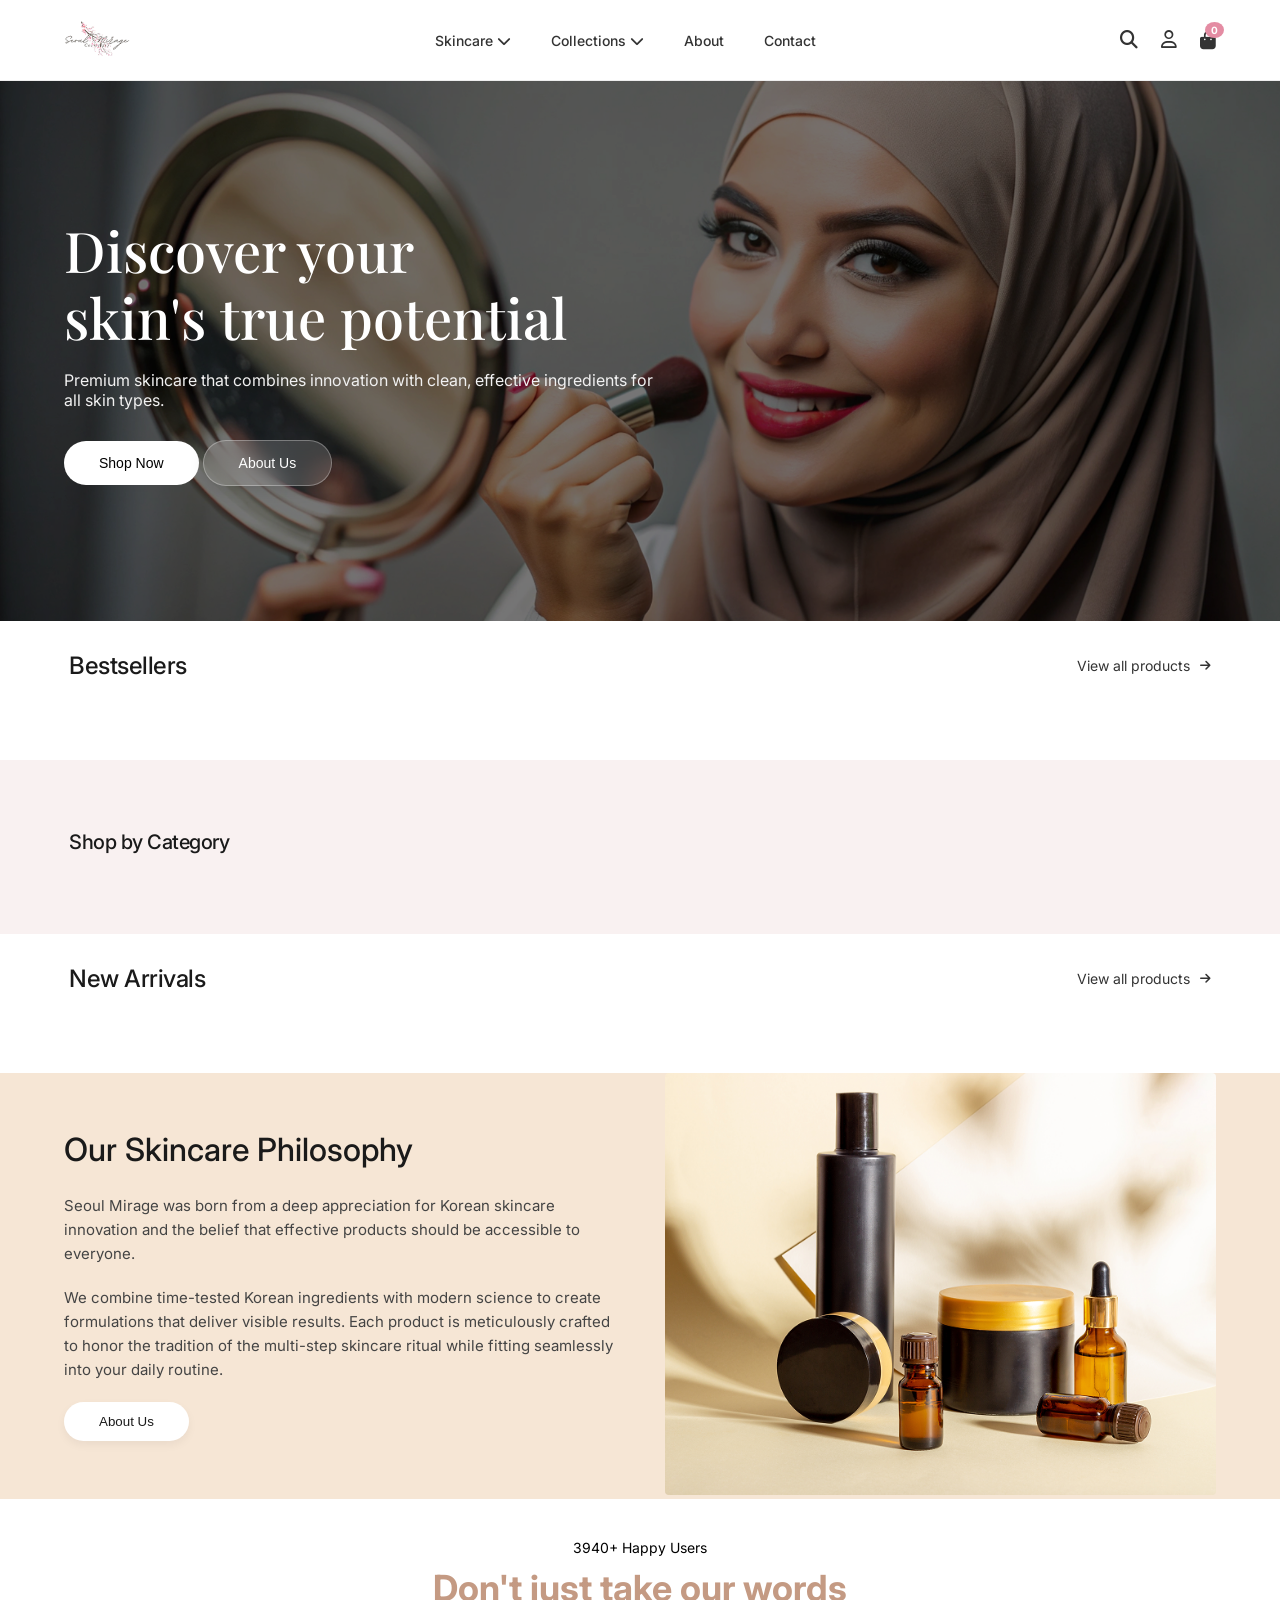
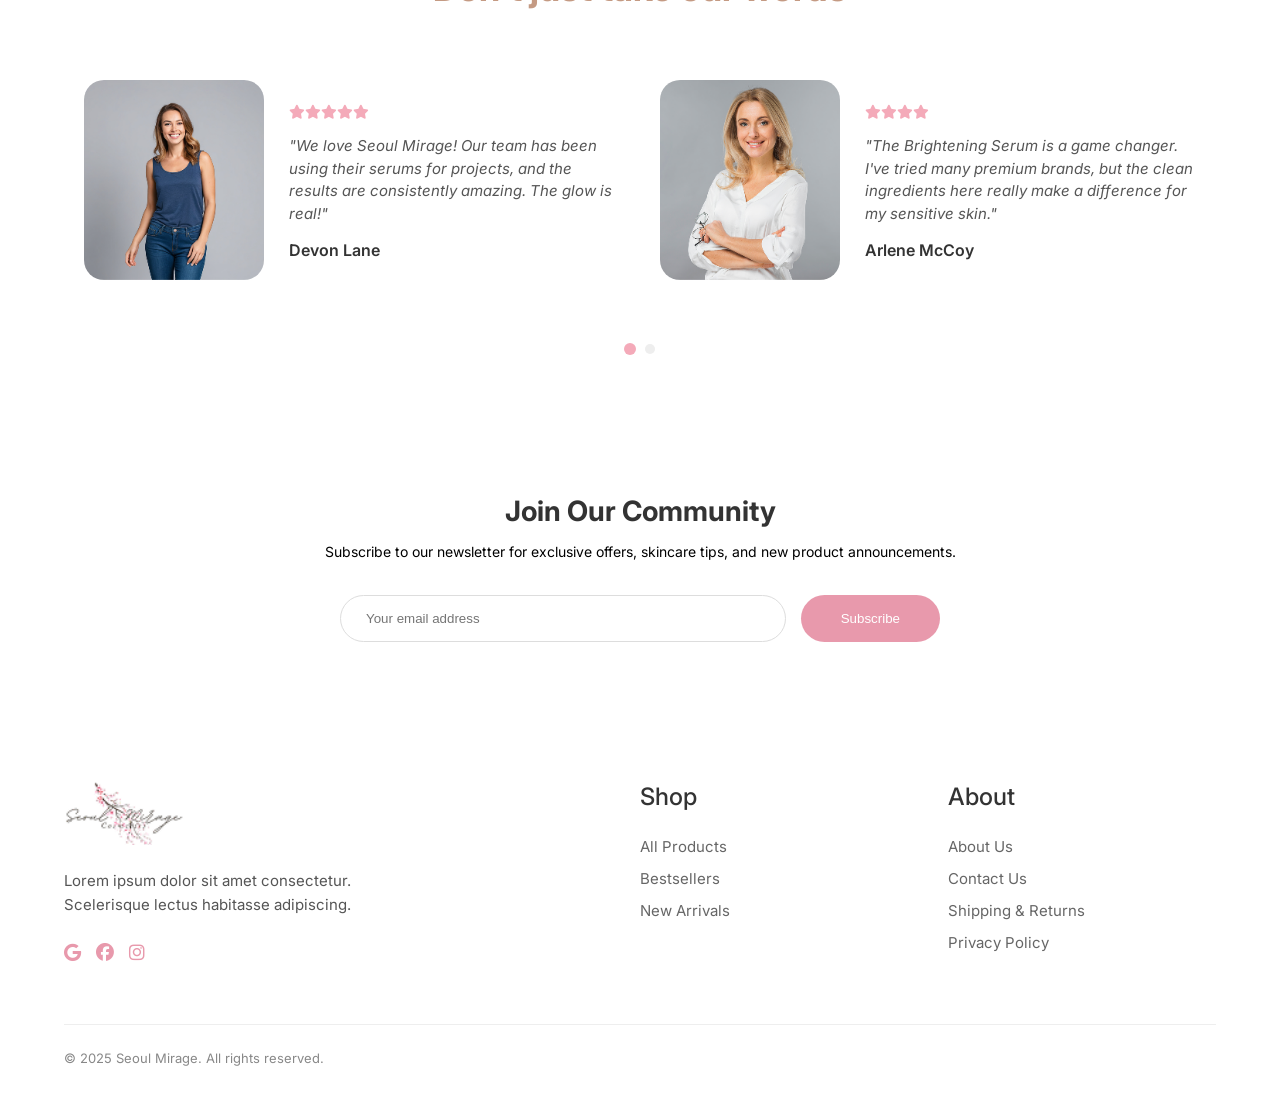
<file: index.html>
<!DOCTYPE html>
<html lang="en">
<head>
  <meta charset="UTF-8">
  <meta name="viewport" content="width=device-width, initial-scale=1.0">
  <title>Calesta Beauty</title>

  <!-- Font Awesome -->
  <link rel="stylesheet"
    href="https://cdnjs.cloudflare.com/ajax/libs/font-awesome/6.5.1/css/all.min.css">

  <!-- Google Fonts -->
  <link href="https://fonts.googleapis.com/css2?family=Playfair+Display:wght@500;600&family=Inter:wght@300;400;500&display=swap" rel="stylesheet">

  <!-- External CSS -->
  <link rel="stylesheet" href="style.css">
</head>
<body>

<!-- ================= NAVBAR ================= -->

<nav>
  <div class="container nav-wrapper">

    <!-- Logo -->
    <div class="logo">
      <a href="/">
        <img src="/images/logo.png" alt="Logo">
      </a>
    </div>

    <!-- Desktop Menu -->
    <ul class="nav-menu">
      <li>
        <a href="#">Skincare <i class="fa fa-chevron-down"></i></a>
        <div class="dropdown">
          <a href="#">Cleansers</a>
          <a href="#">Serums</a>
          <a href="#">Moisturizers</a>
        </div>
      </li>

      <li>
        <a href="products.html">Collections <i class="fa fa-chevron-down"></i></a>
        <div class="dropdown">
          <a href="#">Hydration</a>
          <a href="#">Anti-Aging</a>
        </div>
      </li>

      <li><a href="about.html">About</a></li>
      <li><a href="contact.html">Contact</a></li>
    </ul>

    <!-- Right Icons (Visible All Devices) -->
   <div class="nav-icons">
  <i class="fa fa-search"></i>
  
  <div class="profile-container">
    <i class="fa fa-user fa-regular" id="profileIcon"></i>
    <div class="profile-menu" id="profileMenu">
      <a href="signin.html">Sign In</a>
      <hr>
      <a href="signup.html">Sign Up</a>
    </div>
  </div>

 <div class="cart-icon-wrapper" style="position: relative; display: inline-block;">
    <i class="fa fa-bag-shopping" onclick="window.location.href='cart.html'"></i>
    <span id="cart-count" class="cart-badge">0</span>
</div>

  <div class="hamburger" id="menuToggle">
    <i class="fa fa-bars" id="menuIcon"></i>
  </div>
</div>

  </div>
</nav>


<!-- ================= MOBILE MENU ================= -->

<div class="mobile-menu" id="mobileMenu">

  <div class="close-btn" id="closeMenu">
    <i class="fa fa-times"></i>
  </div>

  <ul>
    <li>
      <a href="#" id="mobileSkincareBtn">Skincare</a>
      <div class="mobile-dropdown" id="mobileDrop">
        <a href="#">Cleansers</a>
        <a href="#">Serums</a>
        <a href="#">Moisturizers</a>
      </div>
    </li>

    <li><a href="products.html">Collections</a></li>
    <li><a href="about.html">About</a></li>
    <li><a href="contact.html">Contact</a></li>
  </ul>
</div>

<!-- ================= HERO ================= -->

<section class="hero">
  <div class="hero-overlay"></div>

  <div class="container hero-content">
    <div class="hero-text">
      <h1 class="heading-font">
     Discover your skin's true potential
      </h1>
      <p>
        Premium skincare that combines innovation with clean, effective ingredients for all skin types.
      </p>
      <button>Shop Now</button>
      <button id="btn">About Us</button>
    </div>
  </div>
</section>


<!-- product section -->
<section class="products-section container">
  <div class="section-header">
    <h2>Bestsellers</h2>
    <a href="products.html" class="view-all">View all products <i class="fa fa-arrow-right"></i></a>
  </div>
  <div class="product-grid" id="bestseller-grid">
    
    </div>
</section>

<section class="category-section">
  <div class="container">
    <div class="section-header">
      <h2>Shop by Category</h2>
    </div>
    <div class="category-grid" id="category-grid">
      </div>
  </div>
</section>

<section class="products-section container">
  <div class="section-header">
    <h2>New Arrivals</h2>
    <a href="products.html" class="view-all">View all products <i class="fa fa-arrow-right"></i></a>
  </div>
  <div class="product-grid" id="new-arrival-grid">
    </div>
</section>

<section class="philosophy">
    <div class="container philosophy-wrapper">
        <div class="philosophy-content">
            <h2>Our Skincare Philosophy</h2>
            <p>Seoul Mirage was born from a deep appreciation for Korean skincare innovation and the belief that effective products should be accessible to everyone.</p>
            <p>We combine time-tested Korean ingredients with modern science to create formulations that deliver visible results. Each product is meticulously crafted to honor the tradition of the multi-step skincare ritual while fitting seamlessly into your daily routine.</p>
            <button class="about-btn">About Us</button>
        </div>
        <div class="philosophy-image">
            <img src="images/philosophy.png" alt="Philosophy Image">
        </div>
    </div>
</section>

<section class="testimonials">
  <div class="container">
    <div class="testimonial-header">
      <p class="user-count">3940+ Happy Users</p>
      <h2>Don't just take our words</h2>
    </div>

    <div class="testimonial-slider-container">
      <div class="testimonial-wrapper" id="testimonial-grid">
        </div>
    </div>

    <div class="slider-dots" id="slider-dots">
      </div>
  </div>
</section>

<section class="newsletter">
  <div class="container">
    <h2>Join Our Community</h2>
    <p>Subscribe to our newsletter for exclusive offers, skincare tips, and new product announcements.</p>
    <div class="newsletter-form">
      <input type="email" placeholder="Your email address">
      <button class="subscribe-btn">Subscribe</button>
    </div>
  </div>
</section>


<footer class="main-footer">
    <div class="container footer-grid">
        <div class="footer-col about-col">
            <div class="footer-logo">
                <img src="images/logo.png" alt="Seoul Mirage">
            </div>
            <p class="footer-desc">
                Lorem ipsum dolor sit amet consectetur. <br>
                Scelerisque lectus habitasse adipiscing.
            </p>
            <div class="social-icons">
                <a href="#"><i class="fa-brands fa-google"></i></a>
                <a href="#"><i class="fa-brands fa-facebook"></i></a>
                <a href="#"><i class="fa-brands fa-instagram"></i></a>
            </div>
        </div>

        <div class="footer-col">
            <h3>Shop</h3>
            <ul>
                <li><a href="#">All Products</a></li>
                <li><a href="#">Bestsellers</a></li>
                <li><a href="#">New Arrivals</a></li>
            </ul>
        </div>

        <div class="footer-col">
            <h3>About</h3>
            <ul>
                <li><a href="#">About Us</a></li>
                <li><a href="#">Contact Us</a></li>
                <li><a href="#">Shipping & Returns</a></li>
                <li><a href="#">Privacy Policy</a></li>
            </ul>
        </div>
    </div>

    <div class="container footer-bottom">
        <hr>
        <p>© 2025 Seoul Mirage. All rights reserved.</p>
    </div>
</footer>


<!-- External JS -->
<script src="app.js"></script>

</body>
</html>
</file>
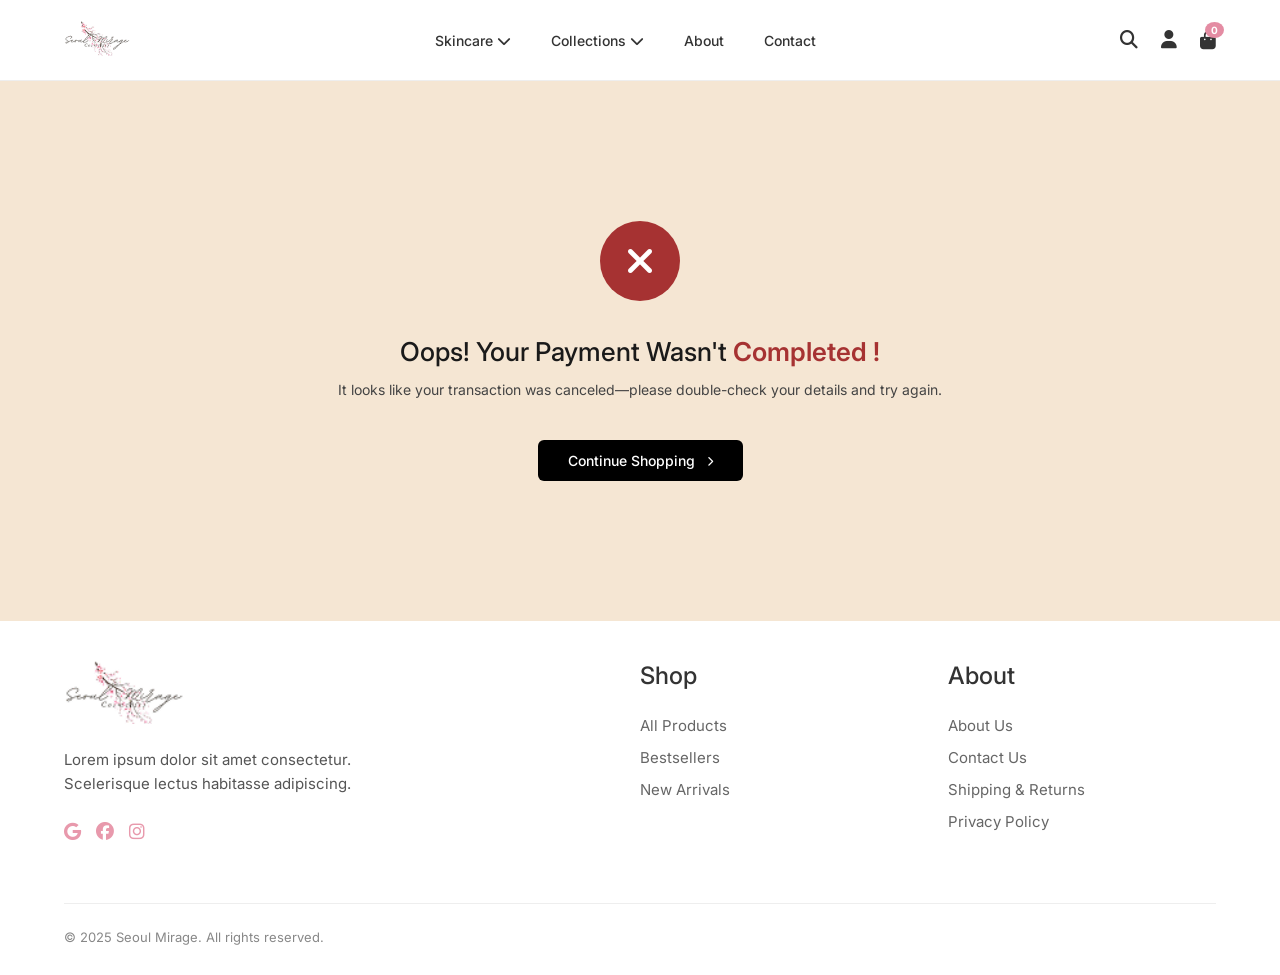
<file: cancel.html>
<!DOCTYPE html>
<html lang="en">
<head>
      <meta charset="UTF-8">
  <meta name="viewport" content="width=device-width, initial-scale=1.0">
  <title>Calesta Beauty</title>

  <!-- Font Awesome -->
  <link rel="stylesheet"
    href="https://cdnjs.cloudflare.com/ajax/libs/font-awesome/6.5.1/css/all.min.css">

  <!-- Google Fonts -->
  <link href="https://fonts.googleapis.com/css2?family=Playfair+Display:wght@500;600&family=Inter:wght@300;400;500&display=swap" rel="stylesheet">

  <!-- External CSS -->
  <link rel="stylesheet" href="style.css">
</head>
<body>

    <!-- ================= NAVBAR ================= -->
<nav>
  <div class="container nav-wrapper">

    <!-- Logo -->
   <div class="logo">
      <a href="/">
        <img src="/images/logo.png" alt="Logo">
      </a>
    </div>

    <!-- Desktop Menu -->
    <ul class="nav-menu">
      <li>
        <a href="#">Skincare <i class="fa fa-chevron-down"></i></a>
        <div class="dropdown">
          <a href="#">Cleansers</a>
          <a href="#">Serums</a>
          <a href="#">Moisturizers</a>
        </div>
      </li>

      <li>
        <a href="products.html">Collections <i class="fa fa-chevron-down"></i></a>
        <div class="dropdown">
          <a href="#">Hydration</a>
          <a href="#">Anti-Aging</a>
        </div>
      </li>

      <li><a href="about.html">About</a></li>
      <li><a href="contact.html">Contact</a></li>
    </ul>

    <!-- Right Icons (Visible All Devices) -->
   <div class="nav-icons">
  <i class="fa fa-search"></i>
  
  <div class="profile-container">
    <i class="fa fa-user" id="profileIcon"></i>
    <div class="profile-menu" id="profileMenu">
      <a href="signin.html">Sign In</a>
      <hr>
      <a href="signup.html">Sign Up</a>
    </div>
  </div>

   <div class="cart-icon-wrapper" style="position: relative; display: inline-block;">
    <i class="fa fa-bag-shopping" onclick="window.location.href='cart.html'"></i>
    <span id="cart-count" class="cart-badge">0</span>
</div>


  <div class="hamburger" id="menuToggle">
    <i class="fa fa-bars" id="menuIcon"></i>
  </div>
</div>

  </div>
</nav>


<!-- ================= MOBILE MENU ================= -->

<div class="mobile-menu" id="mobileMenu">

  <div class="close-btn" id="closeMenu">
    <i class="fa fa-times"></i>
  </div>

  <ul>
    <li>
      <a href="#" id="mobileSkincareBtn">Skincare</a>
      <div class="mobile-dropdown" id="mobileDrop">
        <a href="#">Cleansers</a>
        <a href="#">Serums</a>
        <a href="#">Moisturizers</a>
      </div>
    </li>

    <li><a href="products.html">Collections</a></li>
    <li><a href="about.html">About</a></li>
    <li><a href="contact.html">Contact</a></li>
  </ul>
</div>


<main class="status-page">
    <div class="status-content">
        <div class="status-icon error-bg">
            <i class="fa-solid fa-xmark"></i>
        </div>

        <h1 class="status-title">Oops! Your Payment Wasn't <span>Completed !</span></h1>
        <p class="status-desc">It looks like your transaction was canceled—please double-check your details and try again.</p>

        <a href="cart.html" class="dark-btn">
            Continue Shopping <i class="fa-solid fa-chevron-right"></i>
        </a>
    </div>
</main>







<!-- footer -->
    <footer class="main-footer">
    <div class="container footer-grid">
        <div class="footer-col about-col">
            <div class="footer-logo">
                <img src="images/logo.png" alt="Seoul Mirage">
            </div>
            <p class="footer-desc">
                Lorem ipsum dolor sit amet consectetur. <br>
                Scelerisque lectus habitasse adipiscing.
            </p>
            <div class="social-icons">
                <a href="#"><i class="fa-brands fa-google"></i></a>
                <a href="#"><i class="fa-brands fa-facebook"></i></a>
                <a href="#"><i class="fa-brands fa-instagram"></i></a>
            </div>
        </div>

        <div class="footer-col">
            <h3>Shop</h3>
            <ul>
                <li><a href="#">All Products</a></li>
                <li><a href="#">Bestsellers</a></li>
                <li><a href="#">New Arrivals</a></li>
            </ul>
        </div>

        <div class="footer-col">
            <h3>About</h3>
            <ul>
                <li><a href="#">About Us</a></li>
                <li><a href="#">Contact Us</a></li>
                <li><a href="#">Shipping & Returns</a></li>
                <li><a href="#">Privacy Policy</a></li>
            </ul>
        </div>
    </div>

    <div class="container footer-bottom">
        <hr>
        <p>© 2025 Seoul Mirage. All rights reserved.</p>
    </div>
</footer>

<script src="app.js"></script>

</body>
</html>
</file>
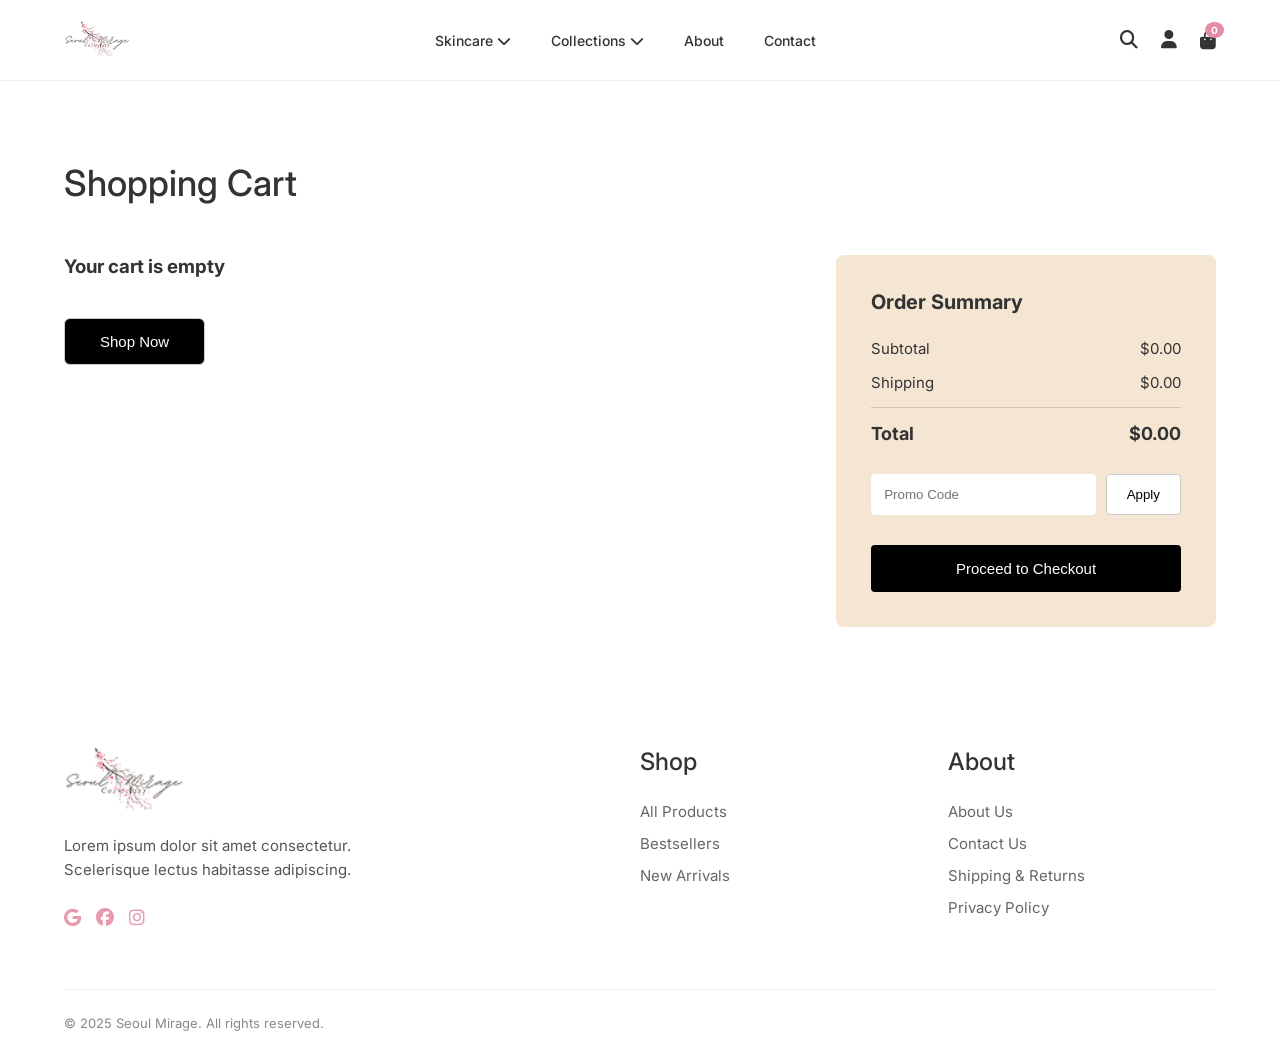
<file: cart.html>
<!DOCTYPE html>
<html lang="en">
<head>
      <meta charset="UTF-8">
  <meta name="viewport" content="width=device-width, initial-scale=1.0">
  <title>Calesta Beauty</title>

  <!-- Font Awesome -->
  <link rel="stylesheet"
    href="https://cdnjs.cloudflare.com/ajax/libs/font-awesome/6.5.1/css/all.min.css">

  <!-- Google Fonts -->
  <link href="https://fonts.googleapis.com/css2?family=Playfair+Display:wght@500;600&family=Inter:wght@300;400;500&display=swap" rel="stylesheet">

  <!-- External CSS -->
  <link rel="stylesheet" href="style.css">
</head>
<body>

    <!-- ================= NAVBAR ================= -->
<nav>
  <div class="container nav-wrapper">

    <!-- Logo -->
   <div class="logo">
      <a href="/">
        <img src="/images/logo.png" alt="Logo">
      </a>
    </div>

    <!-- Desktop Menu -->
    <ul class="nav-menu">
      <li>
        <a href="#">Skincare <i class="fa fa-chevron-down"></i></a>
        <div class="dropdown">
          <a href="#">Cleansers</a>
          <a href="#">Serums</a>
          <a href="#">Moisturizers</a>
        </div>
      </li>

      <li>
        <a href="products.html">Collections <i class="fa fa-chevron-down"></i></a>
        <div class="dropdown">
          <a href="#">Hydration</a>
          <a href="#">Anti-Aging</a>
        </div>
      </li>

      <li><a href="about.html">About</a></li>
      <li><a href="contact.html">Contact</a></li>
    </ul>

    <!-- Right Icons (Visible All Devices) -->
   <div class="nav-icons">
  <i class="fa fa-search"></i>
  
  <div class="profile-container">
    <i class="fa fa-user" id="profileIcon"></i>
    <div class="profile-menu" id="profileMenu">
      <a href="signin.html">Sign In</a>
      <hr>
      <a href="signup.html">Sign Up</a>
    </div>
  </div>

   <div class="cart-icon-wrapper" style="position: relative; display: inline-block;">
    <i class="fa fa-bag-shopping" onclick="window.location.href='cart.html'"></i>
    <span id="cart-count" class="cart-badge">0</span>
</div>


  <div class="hamburger" id="menuToggle">
    <i class="fa fa-bars" id="menuIcon"></i>
  </div>
</div>

  </div>
</nav>


<!-- ================= MOBILE MENU ================= -->

<div class="mobile-menu" id="mobileMenu">

  <div class="close-btn" id="closeMenu">
    <i class="fa fa-times"></i>
  </div>

  <ul>
    <li>
      <a href="#" id="mobileSkincareBtn">Skincare</a>
      <div class="mobile-dropdown" id="mobileDrop">
        <a href="#">Cleansers</a>
        <a href="#">Serums</a>
        <a href="#">Moisturizers</a>
      </div>
    </li>

    <li><a href="products.html">Collections</a></li>
    <li><a href="about.html">About</a></li>
    <li><a href="contact.html">Contact</a></li>
  </ul>
</div>




<section class="shopping-cart-container container">
    <h1 class="cart-title">Shopping Cart</h1>

    <div class="cart-wrapper">
        <div class="cart-items-list">
            <div class="cart-item">
                <div class="item-img">
                    <img src="images/product1.png" alt="Hydrating Essence">
                </div>
                <div class="item-details">
                    <h3>Hydrating Essence</h3>
                    <p class="qty-text">Quantity: 1</p>
                    <div class="qty-controls">
                        <button class="qty-btn"><i class="fa-solid fa-plus"></i></button>
                        <span class="qty-num">1</span>
                        <button class="qty-btn"><i class="fa-solid fa-minus"></i></button>
                    </div>
                </div>
                <div class="item-price-action">
                    <span class="price">$48</span>
                    <button class="delete-btn"><i class="fa-regular fa-trash-can"></i></button>
                </div>
            </div>

            <div class="cart-item">
                <div class="item-img">
                    <img src="images/product2.png" alt="Nourishing Cream">
                </div>
                <div class="item-details">
                    <h3>Nourishing Cream</h3>
                    <p class="qty-text">Quantity: 1</p>
                    <div class="qty-controls">
                        <button class="qty-btn"><i class="fa-solid fa-plus"></i></button>
                        <span class="qty-num">1</span>
                        <button class="qty-btn"><i class="fa-solid fa-minus"></i></button>
                    </div>
                </div>
                <div class="item-price-action">
                    <span class="price">$48</span>
                    <button class="delete-btn"><i class="fa-regular fa-trash-can"></i></button>
                </div>
            </div>

            <button class="continue-btn">Continue Shopping</button>
        </div>

        <div class="summary-box">
            <h2>Order Summary</h2>
            <div class="summary-row">
                <span>Subtotal</span>
                <span>$152.00</span>
            </div>
            <div class="summary-row">
                <span>Shipping</span>
                <span>$5.99</span>
            </div>
            <hr class="summary-divider">
            <div class="summary-row total-row">
                <span>Total</span>
                <span>$157.99</span>
            </div>

            <div class="promo-section">
                <input type="text" placeholder="Promo Code" class="promo-input">
                <button class="apply-btn">Apply</button>
            </div>

            <button class="checkout-btn">Proceed to Checkout</button>
        </div>
    </div>
</section>





<!-- footer -->
    <footer class="main-footer">
    <div class="container footer-grid">
        <div class="footer-col about-col">
            <div class="footer-logo">
                <img src="images/logo.png" alt="Seoul Mirage">
            </div>
            <p class="footer-desc">
                Lorem ipsum dolor sit amet consectetur. <br>
                Scelerisque lectus habitasse adipiscing.
            </p>
            <div class="social-icons">
                <a href="#"><i class="fa-brands fa-google"></i></a>
                <a href="#"><i class="fa-brands fa-facebook"></i></a>
                <a href="#"><i class="fa-brands fa-instagram"></i></a>
            </div>
        </div>

        <div class="footer-col">
            <h3>Shop</h3>
            <ul>
                <li><a href="#">All Products</a></li>
                <li><a href="#">Bestsellers</a></li>
                <li><a href="#">New Arrivals</a></li>
            </ul>
        </div>

        <div class="footer-col">
            <h3>About</h3>
            <ul>
                <li><a href="#">About Us</a></li>
                <li><a href="#">Contact Us</a></li>
                <li><a href="#">Shipping & Returns</a></li>
                <li><a href="#">Privacy Policy</a></li>
            </ul>
        </div>
    </div>

    <div class="container footer-bottom">
        <hr>
        <p>© 2025 Seoul Mirage. All rights reserved.</p>
    </div>
</footer>

<script src="app.js"></script>

</body>
</html>
</file>
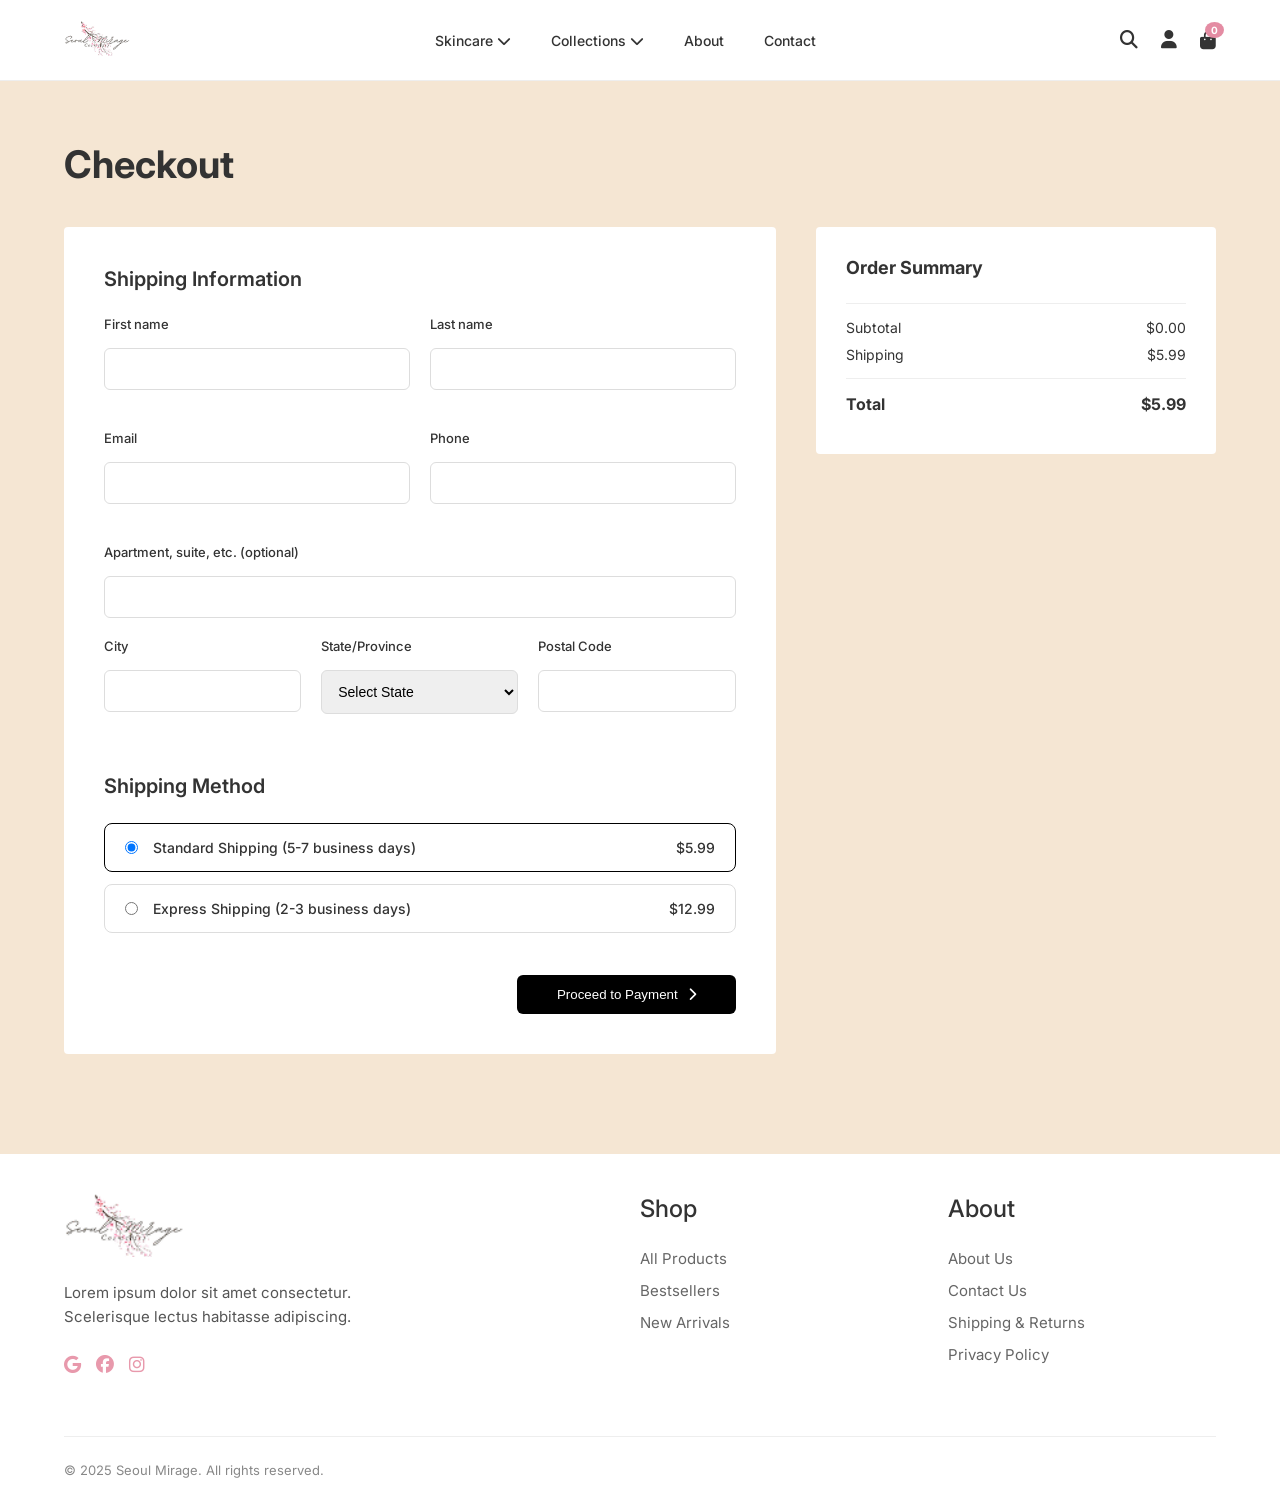
<file: checkout.html>
<!DOCTYPE html>
<html lang="en">
<head>
      <meta charset="UTF-8">
  <meta name="viewport" content="width=device-width, initial-scale=1.0">
  <title>Calesta Beauty</title>

  <!-- Font Awesome -->
  <link rel="stylesheet"
    href="https://cdnjs.cloudflare.com/ajax/libs/font-awesome/6.5.1/css/all.min.css">

  <!-- Google Fonts -->
  <link href="https://fonts.googleapis.com/css2?family=Playfair+Display:wght@500;600&family=Inter:wght@300;400;500&display=swap" rel="stylesheet">

  <!-- External CSS -->
  <link rel="stylesheet" href="style.css">
</head>
<body>

    <!-- ================= NAVBAR ================= -->
<nav>
  <div class="container nav-wrapper">

    <!-- Logo -->
   <div class="logo">
      <a href="/">
        <img src="/images/logo.png" alt="Logo">
      </a>
    </div>

    <!-- Desktop Menu -->
    <ul class="nav-menu">
      <li>
        <a href="#">Skincare <i class="fa fa-chevron-down"></i></a>
        <div class="dropdown">
          <a href="#">Cleansers</a>
          <a href="#">Serums</a>
          <a href="#">Moisturizers</a>
        </div>
      </li>

      <li>
        <a href="products.html">Collections <i class="fa fa-chevron-down"></i></a>
        <div class="dropdown">
          <a href="#">Hydration</a>
          <a href="#">Anti-Aging</a>
        </div>
      </li>

      <li><a href="about.html">About</a></li>
      <li><a href="contact.html">Contact</a></li>
    </ul>

    <!-- Right Icons (Visible All Devices) -->
   <div class="nav-icons">
  <i class="fa fa-search"></i>
  
  <div class="profile-container">
    <i class="fa fa-user" id="profileIcon"></i>
    <div class="profile-menu" id="profileMenu">
      <a href="signin.html">Sign In</a>
      <hr>
      <a href="signup.html">Sign Up</a>
    </div>
  </div>

  <div class="cart-icon-wrapper" style="position: relative; display: inline-block;">
    <i class="fa fa-bag-shopping" onclick="window.location.href='cart.html'"></i>
    <span id="cart-count" class="cart-badge">0</span>
</div>


  <div class="hamburger" id="menuToggle">
    <i class="fa fa-bars" id="menuIcon"></i>
  </div>
</div>

  </div>
</nav>


<!-- ================= MOBILE MENU ================= -->

<div class="mobile-menu" id="mobileMenu">

  <div class="close-btn" id="closeMenu">
    <i class="fa fa-times"></i>
  </div>

  <ul>
    <li>
      <a href="#" id="mobileSkincareBtn">Skincare</a>
      <div class="mobile-dropdown" id="mobileDrop">
        <a href="#">Cleansers</a>
        <a href="#">Serums</a>
        <a href="#">Moisturizers</a>
      </div>
    </li>

    <li><a href="products.html">Collections</a></li>
    <li><a href="about.html">About</a></li>
    <li><a href="contact.html">Contact</a></li>
  </ul>
</div>




<section class="checkout-section">
    <div class="container">
        <h1 class="checkout-title">Checkout</h1>

        <div class="checkout-wrapper">
            <div class="shipping-card">
                <h2>Shipping Information</h2>
                <form class="checkout-form" id="checkoutForm">
                    <div class="row">
                        <div class="input-group">
                            <label>First name</label>
                            <input type="text" name="firstName" required>
                        </div>
                        <div class="input-group">
                            <label>Last name</label>
                            <input type="text" name="lastName" required>
                        </div>
                    </div>
                    <div class="row">
                        <div class="input-group">
                            <label>Email</label>
                            <input type="email" name="email" required>
                        </div>
                        <div class="input-group">
                            <label>Phone</label>
                            <input type="tel" name="phone" required>
                        </div>
                    </div>
                    <div class="input-group">
                        <label>Apartment, suite, etc. (optional)</label>
                        <input type="text" name="address">
                    </div>
                    <div class="row-three">
                        <div class="input-group">
                            <label>City</label>
                            <input type="text" name="city" required>
                        </div>
                        <div class="input-group">
                            <label>State/Province</label>
                            <select name="state" required>
                                <option value="">Select State</option>
                                <option value="Dhaka">Dhaka</option>
                                <option value="Chittagong">Chittagong</option>
                                <option value="Sylhet">Sylhet</option>
                                <option value="Rajshahi">Rajshahi</option>
                            </select>
                        </div>
                        <div class="input-group">
                            <label>Postal Code</label>
                            <input type="number" name="zipCode" required>
                        </div>
                    </div>

                    <div class="shipping-method-sec">
                        <h2>Shipping Method</h2>
                        <div class="method-option active">
                            <input type="radio" name="shipping" value="5.99" checked>
                            <div class="method-text">
                                <span class="method-name">Standard Shipping (5-7 business days)</span>
                                <span class="method-price">$5.99</span>
                            </div>
                        </div>
                        <div class="method-option">
                            <input type="radio" name="shipping" value="12.99">
                            <div class="method-text">
                                <span class="method-name">Express Shipping (2-3 business days)</span>
                                <span class="method-price">$12.99</span>
                            </div>
                        </div>
                    </div>

                    <button type="button" class="payment-btn" id="placeOrderBtn">
                        Proceed to Payment <i class="fa-solid fa-chevron-right"></i>
                    </button>
                </form>
            </div>

            <aside class="order-summary-sidebar">
                <div class="order-summary-card" id="checkout-summary-container">
                    </div>
            </aside>
        </div>
    </div>
</section>




<!-- footer -->
    <footer class="main-footer">
    <div class="container footer-grid">
        <div class="footer-col about-col">
            <div class="footer-logo">
                <img src="images/logo.png" alt="Seoul Mirage">
            </div>
            <p class="footer-desc">
                Lorem ipsum dolor sit amet consectetur. <br>
                Scelerisque lectus habitasse adipiscing.
            </p>
            <div class="social-icons">
                <a href="#"><i class="fa-brands fa-google"></i></a>
                <a href="#"><i class="fa-brands fa-facebook"></i></a>
                <a href="#"><i class="fa-brands fa-instagram"></i></a>
            </div>
        </div>

        <div class="footer-col">
            <h3>Shop</h3>
            <ul>
                <li><a href="#">All Products</a></li>
                <li><a href="#">Bestsellers</a></li>
                <li><a href="#">New Arrivals</a></li>
            </ul>
        </div>

        <div class="footer-col">
            <h3>About</h3>
            <ul>
                <li><a href="#">About Us</a></li>
                <li><a href="#">Contact Us</a></li>
                <li><a href="#">Shipping & Returns</a></li>
                <li><a href="#">Privacy Policy</a></li>
            </ul>
        </div>
    </div>

    <div class="container footer-bottom">
        <hr>
        <p>© 2025 Seoul Mirage. All rights reserved.</p>
    </div>
</footer>

<script src="app.js"></script>

</body>
</html>
</file>
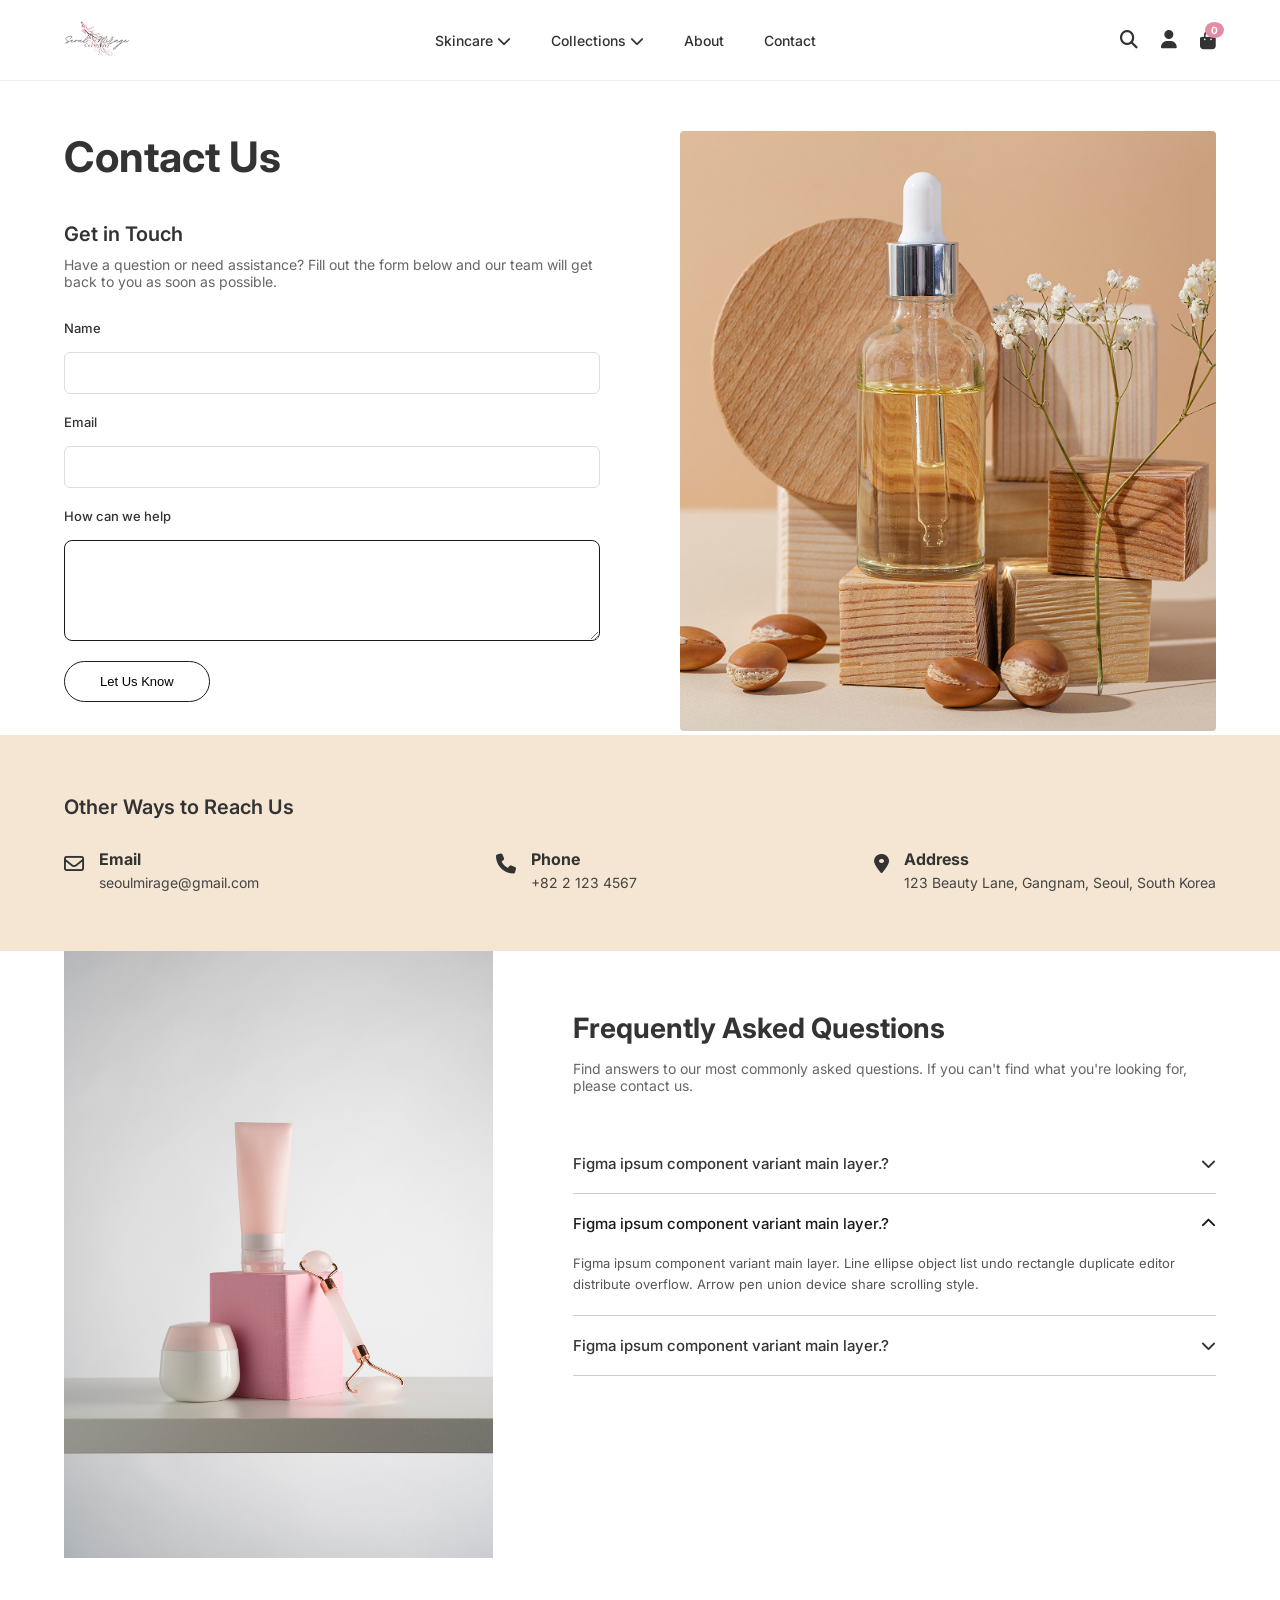
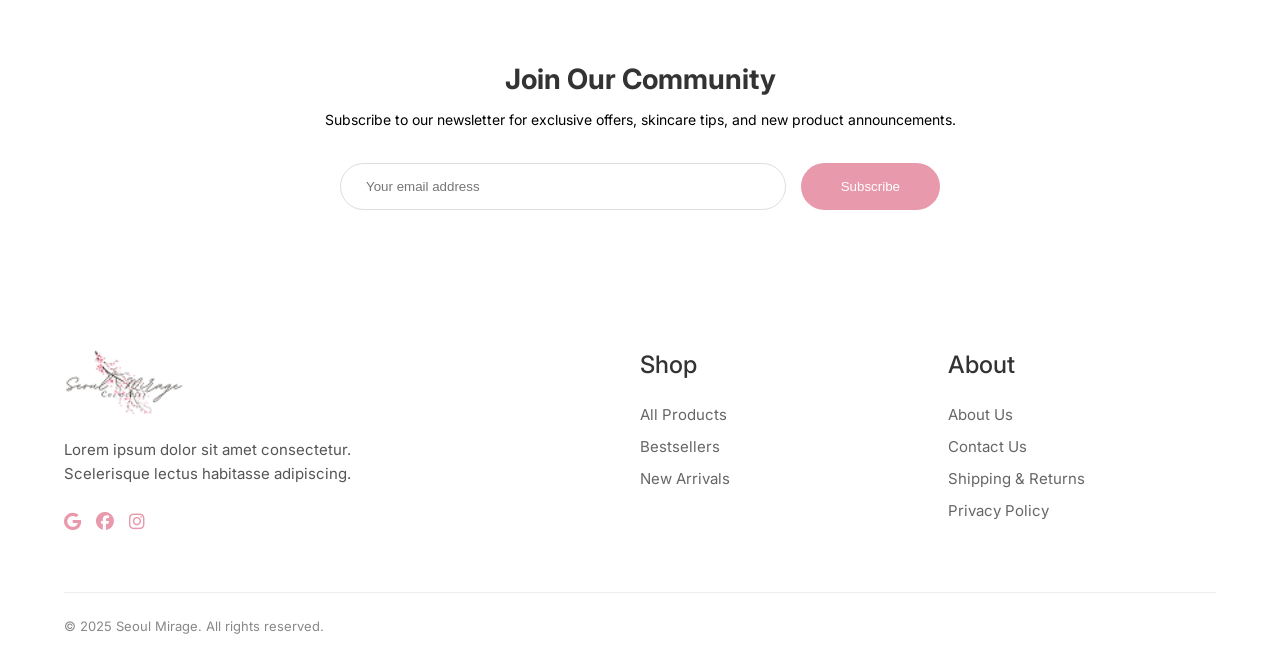
<file: contact.html>
<!DOCTYPE html>
<html lang="en">
<head>
      <meta charset="UTF-8">
  <meta name="viewport" content="width=device-width, initial-scale=1.0">
  <title>Calesta Beauty</title>

  <!-- Font Awesome -->
  <link rel="stylesheet"
    href="https://cdnjs.cloudflare.com/ajax/libs/font-awesome/6.5.1/css/all.min.css">

  <!-- Google Fonts -->
  <link href="https://fonts.googleapis.com/css2?family=Playfair+Display:wght@500;600&family=Inter:wght@300;400;500&display=swap" rel="stylesheet">

  <!-- External CSS -->
  <link rel="stylesheet" href="style.css">
</head>
<body>

    <!-- ================= NAVBAR ================= -->

<nav>
  <div class="container nav-wrapper">

    <!-- Logo -->
    <div class="logo">
      <a href="/">
        <img src="/images/logo.png" alt="Logo">
      </a>
    </div>

    <!-- Desktop Menu -->
    <ul class="nav-menu">
      <li>
        <a href="#">Skincare <i class="fa fa-chevron-down"></i></a>
        <div class="dropdown">
          <a href="#">Cleansers</a>
          <a href="#">Serums</a>
          <a href="#">Moisturizers</a>
        </div>
      </li>

      <li>
        <a href="products.html">Collections <i class="fa fa-chevron-down"></i></a>
        <div class="dropdown">
          <a href="#">Hydration</a>
          <a href="#">Anti-Aging</a>
        </div>
      </li>

      <li><a href="about.html">About</a></li>
      <li><a href="contact.html">Contact</a></li>
    </ul>

    <!-- Right Icons (Visible All Devices) -->
   <div class="nav-icons">
  <i class="fa fa-search"></i>
  
  <div class="profile-container">
    <i class="fa fa-user" id="profileIcon"></i>
    <div class="profile-menu" id="profileMenu">
      <a href="signin.html">Sign In</a>
      <hr>
      <a href="signup.html">Sign Up</a>
    </div>
  </div>

 <div class="cart-icon-wrapper" style="position: relative; display: inline-block;">
    <i class="fa fa-bag-shopping" onclick="window.location.href='cart.html'"></i>
    <span id="cart-count" class="cart-badge">0</span>
</div>


  <div class="hamburger" id="menuToggle">
    <i class="fa fa-bars" id="menuIcon"></i>
  </div>
</div>

  </div>
</nav>


<!-- ================= MOBILE MENU ================= -->

<div class="mobile-menu" id="mobileMenu">

  <div class="close-btn" id="closeMenu">
    <i class="fa fa-times"></i>
  </div>

  <ul>
    <li>
      <a href="#" id="mobileSkincareBtn">Skincare</a>
      <div class="mobile-dropdown" id="mobileDrop">
        <a href="#">Cleansers</a>
        <a href="#">Serums</a>
        <a href="#">Moisturizers</a>
      </div>
    </li>

    <li><a href="products.html">Collections</a></li>
    <li><a href="about.html">About</a></li>
    <li><a href="contact.html">Contact</a></li>
  </ul>
</div>






<main class="contact-page">
    <section class="get-in-touch container">
        <div class="form-container">
            <h1 class="main-heading">Contact Us</h1>
            <h2 class="sub-heading">Get in Touch</h2>
            <p class="form-desc">Have a question or need assistance? Fill out the form below and our team will get back to you as soon as possible.</p>
            
            <form class="contact-form">
                <div class="input-group">
                    <label>Name</label>
                    <input type="text" placeholder="">
                </div>
                <div class="input-group">
                    <label>Email</label>
                    <input type="email" placeholder="">
                </div>
                <div class="input-group">
                    <label>How can we help</label>
                    <textarea rows="5"></textarea>
                </div>
                <button type="submit" class="btn-submit">Let Us Know</button>
            </form>
        </div>
        <div class="form-image">
            <img src="images/contact1.png" alt="Skincare aesthetic">
        </div>
    </section>

    <section class="reach-us bg-beige">
        <h2 class="sub-heading container">Other Ways to Reach Us</h2>
        <div class="container reach-grid">
            <div class="reach-item">
                <i class="fa-regular fa-envelope"></i>
                <div class="reach-info">
                    <h3>Email</h3>
                    <p>seoulmirage@gmail.com</p>
                </div>
            </div>
            <div class="reach-item">
                <i class="fa-solid fa-phone"></i>
                <div class="reach-info">
                    <h3>Phone</h3>
                    <p>+82 2 123 4567</p>
                </div>
            </div>
            <div class="reach-item">
                <i class="fa-solid fa-location-dot"></i>
                <div class="reach-info">
                    <h3>Address</h3>
                    <p>123 Beauty Lane, Gangnam, Seoul, South Korea</p>
                </div>
            </div>
        </div>
    </section>

    <section class="faq-section container">
        <div class="faq-image">
            <img src="images/contact2.png" alt="Skincare products">
        </div>
        <div class="faq-content">
            <h2 class="faq-heading">Frequently Asked Questions</h2>
            <p class="faq-desc">Find answers to our most commonly asked questions. If you can't find what you're looking for, please contact us.</p>
            
            <div class="accordion">
                <div class="accordion-item">
                    <div class="accordion-header">
                        <span>Figma ipsum component variant main layer.?</span>
                        <i class="fa-solid fa-chevron-down"></i>
                    </div>
                </div>
                <div class="accordion-item active">
                    <div class="accordion-header">
                        <span>Figma ipsum component variant main layer.?</span>
                        <i class="fa-solid fa-chevron-up"></i>
                    </div>
                    <div class="accordion-body">
                        <p>Figma ipsum component variant main layer. Line ellipse object list undo rectangle duplicate editor distribute overflow. Arrow pen union device share scrolling style.</p>
                    </div>
                </div>
                <div class="accordion-item">
                    <div class="accordion-header">
                        <span>Figma ipsum component variant main layer.?</span>
                        <i class="fa-solid fa-chevron-down"></i>
                    </div>
                </div>
            </div>
        </div>
    </section>
</main>



<section class="newsletter">
  <div class="container">
    <h2>Join Our Community</h2>
    <p>Subscribe to our newsletter for exclusive offers, skincare tips, and new product announcements.</p>
    <div class="newsletter-form">
      <input type="email" placeholder="Your email address">
      <button class="subscribe-btn">Subscribe</button>
    </div>
  </div>
</section>







<!-- footer -->
    <footer class="main-footer">
    <div class="container footer-grid">
        <div class="footer-col about-col">
            <div class="footer-logo">
                <img src="images/logo.png" alt="Seoul Mirage">
            </div>
            <p class="footer-desc">
                Lorem ipsum dolor sit amet consectetur. <br>
                Scelerisque lectus habitasse adipiscing.
            </p>
            <div class="social-icons">
                <a href="#"><i class="fa-brands fa-google"></i></a>
                <a href="#"><i class="fa-brands fa-facebook"></i></a>
                <a href="#"><i class="fa-brands fa-instagram"></i></a>
            </div>
        </div>

        <div class="footer-col">
            <h3>Shop</h3>
            <ul>
                <li><a href="#">All Products</a></li>
                <li><a href="#">Bestsellers</a></li>
                <li><a href="#">New Arrivals</a></li>
            </ul>
        </div>

        <div class="footer-col">
            <h3>About</h3>
            <ul>
                <li><a href="#">About Us</a></li>
                <li><a href="#">Contact Us</a></li>
                <li><a href="#">Shipping & Returns</a></li>
                <li><a href="#">Privacy Policy</a></li>
            </ul>
        </div>
    </div>

    <div class="container footer-bottom">
        <hr>
        <p>© 2025 Seoul Mirage. All rights reserved.</p>
    </div>
</footer>

<script src="app.js"></script>

</body>
</html>
</file>
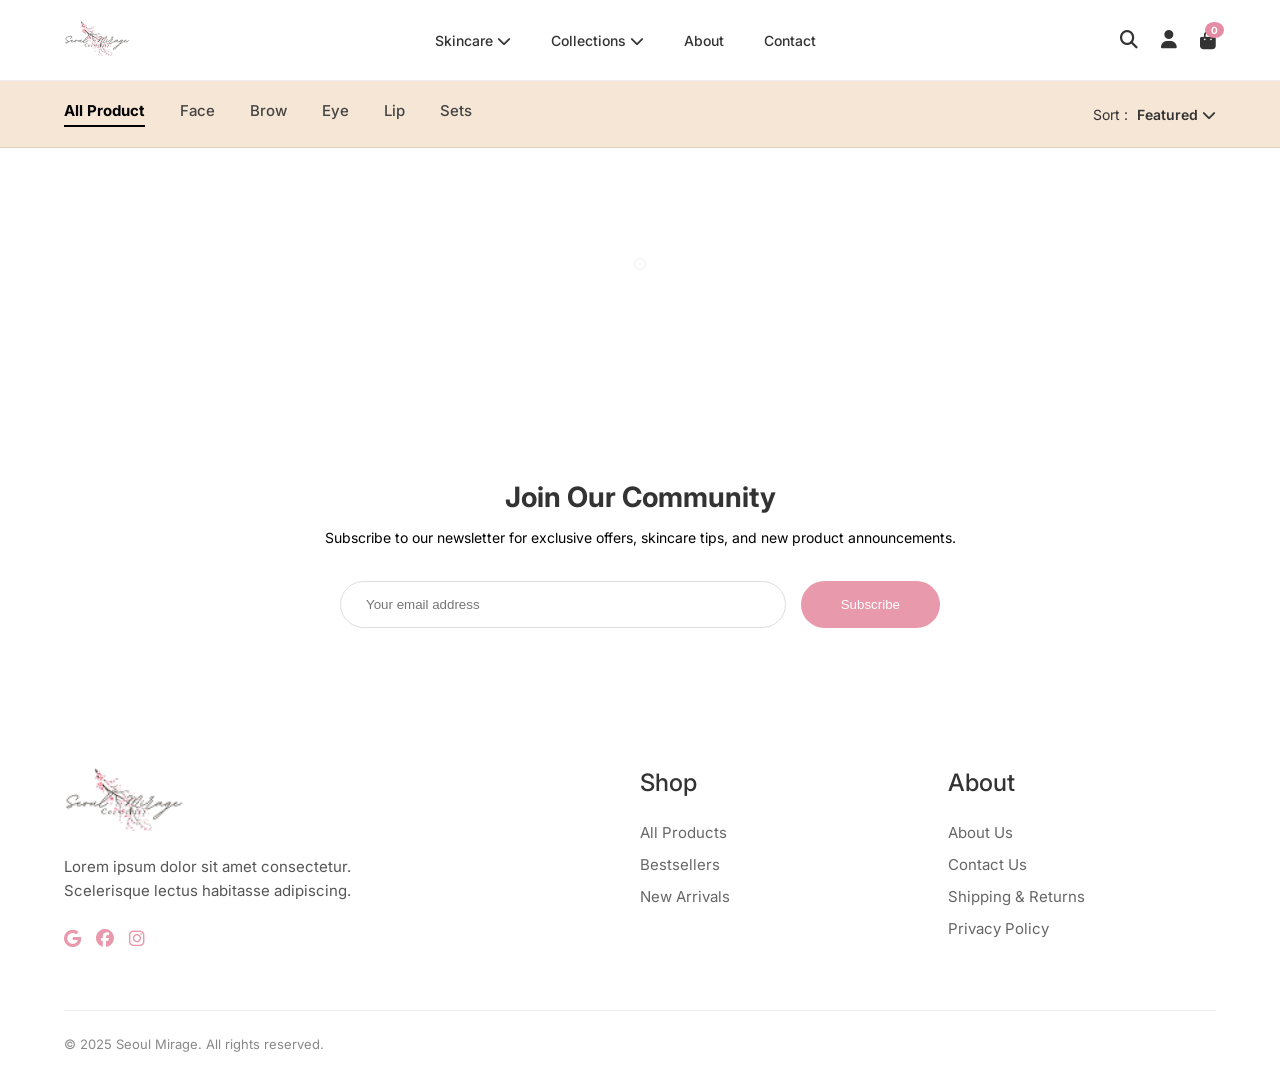
<file: products.html>
<!DOCTYPE html>
<html lang="en">
<head>
      <meta charset="UTF-8">
  <meta name="viewport" content="width=device-width, initial-scale=1.0">
  <title>Calesta Beauty</title>

  <!-- Font Awesome -->
  <link rel="stylesheet"
    href="https://cdnjs.cloudflare.com/ajax/libs/font-awesome/6.5.1/css/all.min.css">

  <!-- Google Fonts -->
  <link href="https://fonts.googleapis.com/css2?family=Playfair+Display:wght@500;600&family=Inter:wght@300;400;500&display=swap" rel="stylesheet">

  <!-- External CSS -->
  <link rel="stylesheet" href="style.css">
</head>
<body>

    <!-- ================= NAVBAR ================= -->

<nav>
  <div class="container nav-wrapper">

    <!-- Logo -->
    <div class="logo">
      <a href="/">
        <img src="/images/logo.png" alt="Logo">
      </a>
    </div>

    <!-- Desktop Menu -->
    <ul class="nav-menu">
      <li>
        <a href="#">Skincare <i class="fa fa-chevron-down"></i></a>
        <div class="dropdown">
          <a href="#">Cleansers</a>
          <a href="#">Serums</a>
          <a href="#">Moisturizers</a>
        </div>
      </li>

      <li>
        <a href="products.html">Collections <i class="fa fa-chevron-down"></i></a>
        <div class="dropdown">
          <a href="#">Hydration</a>
          <a href="#">Anti-Aging</a>
        </div>
      </li>

      <li><a href="about.html">About</a></li>
      <li><a href="contact.html">Contact</a></li>
    </ul>

    <!-- Right Icons (Visible All Devices) -->
   <div class="nav-icons">
  <i class="fa fa-search"></i>
  
  <div class="profile-container">
    <i class="fa fa-user" id="profileIcon"></i>
    <div class="profile-menu" id="profileMenu">
      <a href="signin.html">Sign In</a>
      <hr>
      <a href="signup.html">Sign Up</a>
    </div>
  </div>

   <div class="cart-icon-wrapper" style="position: relative; display: inline-block;">
    <i class="fa fa-bag-shopping" onclick="window.location.href='cart.html'"></i>
    <span id="cart-count" class="cart-badge">0</span>
</div>


  <div class="hamburger" id="menuToggle">
    <i class="fa fa-bars" id="menuIcon"></i>
  </div>
</div>

  </div>
</nav>


<!-- ================= MOBILE MENU ================= -->

<div class="mobile-menu" id="mobileMenu">

  <div class="close-btn" id="closeMenu">
    <i class="fa fa-times"></i>
  </div>

  <ul>
    <li>
      <a href="#" id="mobileSkincareBtn">Skincare</a>
      <div class="mobile-dropdown" id="mobileDrop">
        <a href="#">Cleansers</a>
        <a href="#">Serums</a>
        <a href="#">Moisturizers</a>
      </div>
    </li>

    <li><a href="products.html">Collections</a></li>
    <li><a href="about.html">About</a></li>
    <li><a href="contact.html">Contact</a></li>
  </ul>
</div>


<div class="product-nav">
    <div class="container nav-tabs">
        <a href="javascript:void(0)" class="tab-link active" onclick="filterByTab(this, 'All')">All Product</a>
        <a href="javascript:void(0)" class="tab-link" onclick="filterByTab(this, 'Face')">Face</a>
        <a href="javascript:void(0)" class="tab-link" onclick="filterByTab(this, 'Brow')">Brow</a>
        <a href="javascript:void(0)" class="tab-link" onclick="filterByTab(this, 'Eye')">Eye</a>
        <a href="javascript:void(0)" class="tab-link" onclick="filterByTab(this, 'Lip')">Lip</a>
        <a href="javascript:void(0)" class="tab-link" onclick="filterByTab(this, 'Sets')">Sets</a>
        
        <div class="sort-dropdown">
            Sort : <span>Featured <i class="fa fa-chevron-down"></i></span>
        </div>
    </div>
</div>

<section class="all-products">
  <div class="container">
    <div class="product-grid" id="all-product-grid"></div>

    <div class="pagination-wrapper">
        <div class="pagination" id="pagination-controls">
            </div>
    </div>
  </div>
</section>


<section class="newsletter">
  <div class="container">
    <h2>Join Our Community</h2>
    <p>Subscribe to our newsletter for exclusive offers, skincare tips, and new product announcements.</p>
    <div class="newsletter-form">
      <input type="email" placeholder="Your email address">
      <button class="subscribe-btn">Subscribe</button>
    </div>
  </div>
</section>





<!-- footer -->
    <footer class="main-footer">
    <div class="container footer-grid">
        <div class="footer-col about-col">
            <div class="footer-logo">
                <img src="images/logo.png" alt="Seoul Mirage">
            </div>
            <p class="footer-desc">
                Lorem ipsum dolor sit amet consectetur. <br>
                Scelerisque lectus habitasse adipiscing.
            </p>
            <div class="social-icons">
                <a href="#"><i class="fa-brands fa-google"></i></a>
                <a href="#"><i class="fa-brands fa-facebook"></i></a>
                <a href="#"><i class="fa-brands fa-instagram"></i></a>
            </div>
        </div>

        <div class="footer-col">
            <h3>Shop</h3>
            <ul>
                <li><a href="#">All Products</a></li>
                <li><a href="#">Bestsellers</a></li>
                <li><a href="#">New Arrivals</a></li>
            </ul>
        </div>

        <div class="footer-col">
            <h3>About</h3>
            <ul>
                <li><a href="#">About Us</a></li>
                <li><a href="#">Contact Us</a></li>
                <li><a href="#">Shipping & Returns</a></li>
                <li><a href="#">Privacy Policy</a></li>
            </ul>
        </div>
    </div>

    <div class="container footer-bottom">
        <hr>
        <p>© 2025 Seoul Mirage. All rights reserved.</p>
    </div>
</footer>

<script src="app.js"></script>

</body>
</html>
</file>
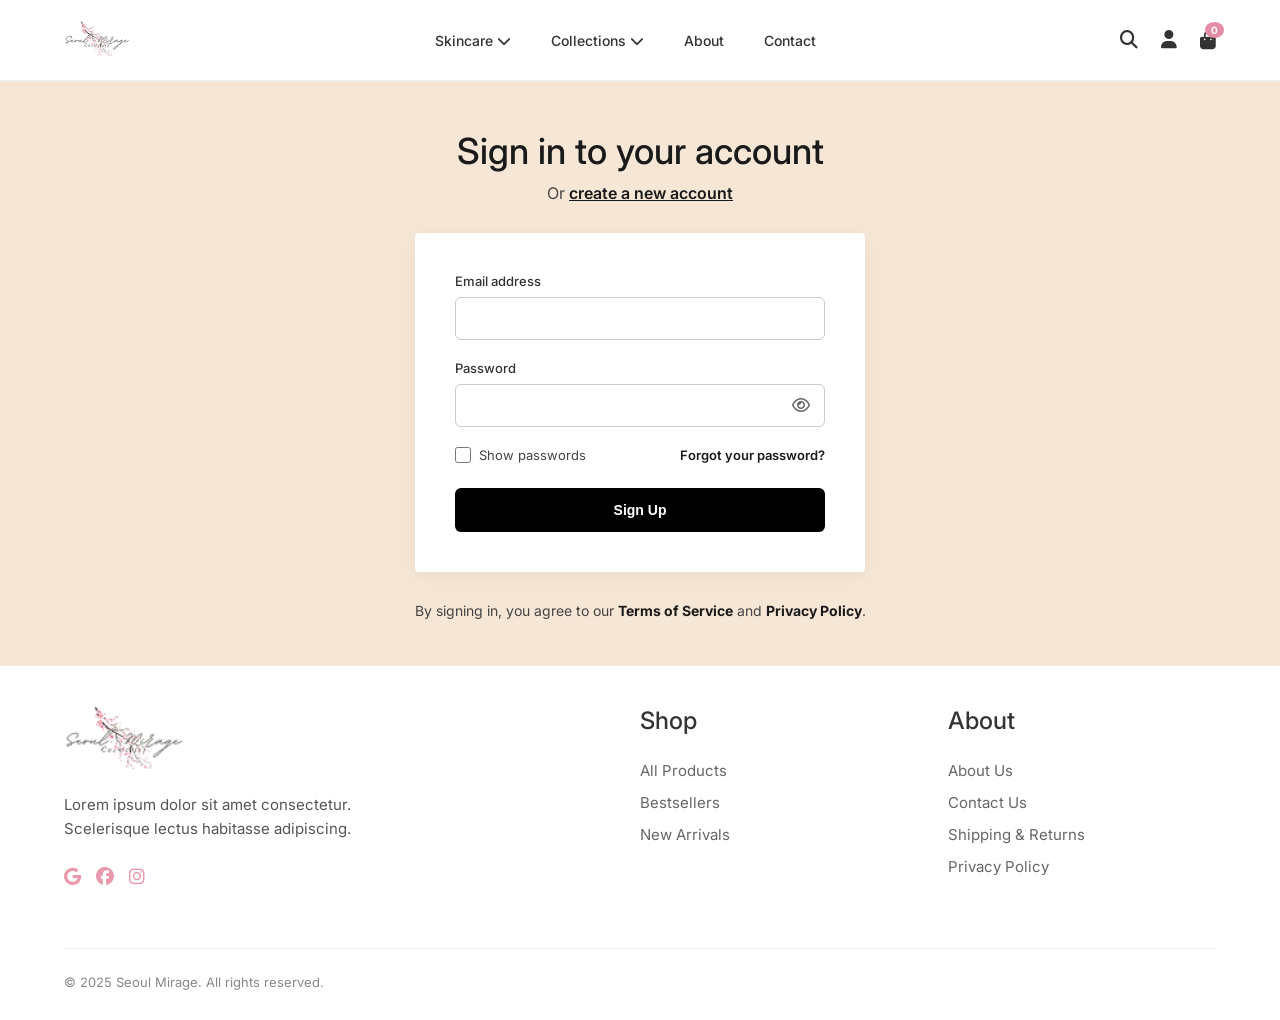
<file: signin.html>
<!DOCTYPE html>
<html lang="en">
<head>
      <meta charset="UTF-8">
  <meta name="viewport" content="width=device-width, initial-scale=1.0">
  <title>Calesta Beauty</title>

  <!-- Font Awesome -->
  <link rel="stylesheet"
    href="https://cdnjs.cloudflare.com/ajax/libs/font-awesome/6.5.1/css/all.min.css">

  <!-- Google Fonts -->
  <link href="https://fonts.googleapis.com/css2?family=Playfair+Display:wght@500;600&family=Inter:wght@300;400;500&display=swap" rel="stylesheet">

  <!-- External CSS -->
  <link rel="stylesheet" href="style.css">
</head>
<body>

    <!-- ================= NAVBAR ================= -->

<nav>
  <div class="container nav-wrapper">

    <!-- Logo -->
   <div class="logo">
      <a href="/">
        <img src="/images/logo.png" alt="Logo">
      </a>
    </div>

    <!-- Desktop Menu -->
    <ul class="nav-menu">
      <li>
        <a href="#">Skincare <i class="fa fa-chevron-down"></i></a>
        <div class="dropdown">
          <a href="#">Cleansers</a>
          <a href="#">Serums</a>
          <a href="#">Moisturizers</a>
        </div>
      </li>

      <li>
        <a href="products.html">Collections <i class="fa fa-chevron-down"></i></a>
        <div class="dropdown">
          <a href="#">Hydration</a>
          <a href="#">Anti-Aging</a>
        </div>
      </li>

      <li><a href="about.html">About</a></li>
      <li><a href="contact.html">Contact</a></li>
    </ul>

    <!-- Right Icons (Visible All Devices) -->
   <div class="nav-icons">
  <i class="fa fa-search"></i>
  
  <div class="profile-container">
    <i class="fa fa-user" id="profileIcon"></i>
    <div class="profile-menu" id="profileMenu">
      <a href="signin.html">Sign In</a>
      <hr>
      <a href="signup.html">Sign Up</a>
    </div>
  </div>

   <div class="cart-icon-wrapper" style="position: relative; display: inline-block;">
    <i class="fa fa-bag-shopping" onclick="window.location.href='cart.html'"></i>
    <span id="cart-count" class="cart-badge">0</span>
</div>


  <div class="hamburger" id="menuToggle">
    <i class="fa fa-bars" id="menuIcon"></i>
  </div>
</div>

  </div>
</nav>


<!-- ================= MOBILE MENU ================= -->

<div class="mobile-menu" id="mobileMenu">

  <div class="close-btn" id="closeMenu">
    <i class="fa fa-times"></i>
  </div>

  <ul>
    <li>
      <a href="#" id="mobileSkincareBtn">Skincare</a>
      <div class="mobile-dropdown" id="mobileDrop">
        <a href="#">Cleansers</a>
        <a href="#">Serums</a>
        <a href="#">Moisturizers</a>
      </div>
    </li>

    <li><a href="products.html">Collections</a></li>
    <li><a href="about.html">About</a></li>
    <li><a href="contact.html">Contact</a></li>
  </ul>
</div>






<section class="auth-page">
    <div class="container">
        <div class="auth-header">
            <h1>Sign in to your account</h1>
            <p>Or <a href="signup.html">create a new account</a></p>
        </div>

        <div class="auth-card">
            <form id="loginForm">
                <div class="form-group">
                    <label for="email">Email address</label>
                    <input type="email" id="email" required>
                </div>

                <div class="form-group">
                    <label for="password">Password</label>
                    <div class="password-wrapper">
                        <input type="password" id="password" required>
                        <i class="fa-regular fa-eye" id="togglePassword"></i>
                    </div>
                </div>

                <div class="form-options">
                    <label class="checkbox-container">
                        <input type="checkbox" id="showPassword">
                        <span class="checkmark"></span>
                        Show passwords
                    </label>
                    <a href="#" class="forgot-link">Forgot your password?</a>
                </div>

                <button type="submit" class="auth-btn">Sign Up</button>
            </form>
        </div>

        <p class="auth-footer-text">
            By signing in, you agree to our <a href="#">Terms of Service</a> and <a href="#">Privacy Policy</a>.
        </p>
    </div>
</section>







<!-- footer -->
    <footer class="main-footer">
    <div class="container footer-grid">
        <div class="footer-col about-col">
            <div class="footer-logo">
                <img src="images/logo.png" alt="Seoul Mirage">
            </div>
            <p class="footer-desc">
                Lorem ipsum dolor sit amet consectetur. <br>
                Scelerisque lectus habitasse adipiscing.
            </p>
            <div class="social-icons">
                <a href="#"><i class="fa-brands fa-google"></i></a>
                <a href="#"><i class="fa-brands fa-facebook"></i></a>
                <a href="#"><i class="fa-brands fa-instagram"></i></a>
            </div>
        </div>

        <div class="footer-col">
            <h3>Shop</h3>
            <ul>
                <li><a href="#">All Products</a></li>
                <li><a href="#">Bestsellers</a></li>
                <li><a href="#">New Arrivals</a></li>
            </ul>
        </div>

        <div class="footer-col">
            <h3>About</h3>
            <ul>
                <li><a href="#">About Us</a></li>
                <li><a href="#">Contact Us</a></li>
                <li><a href="#">Shipping & Returns</a></li>
                <li><a href="#">Privacy Policy</a></li>
            </ul>
        </div>
    </div>

    <div class="container footer-bottom">
        <hr>
        <p>© 2025 Seoul Mirage. All rights reserved.</p>
    </div>
</footer>

<script src="app.js"></script>

</body>
</html>
</file>
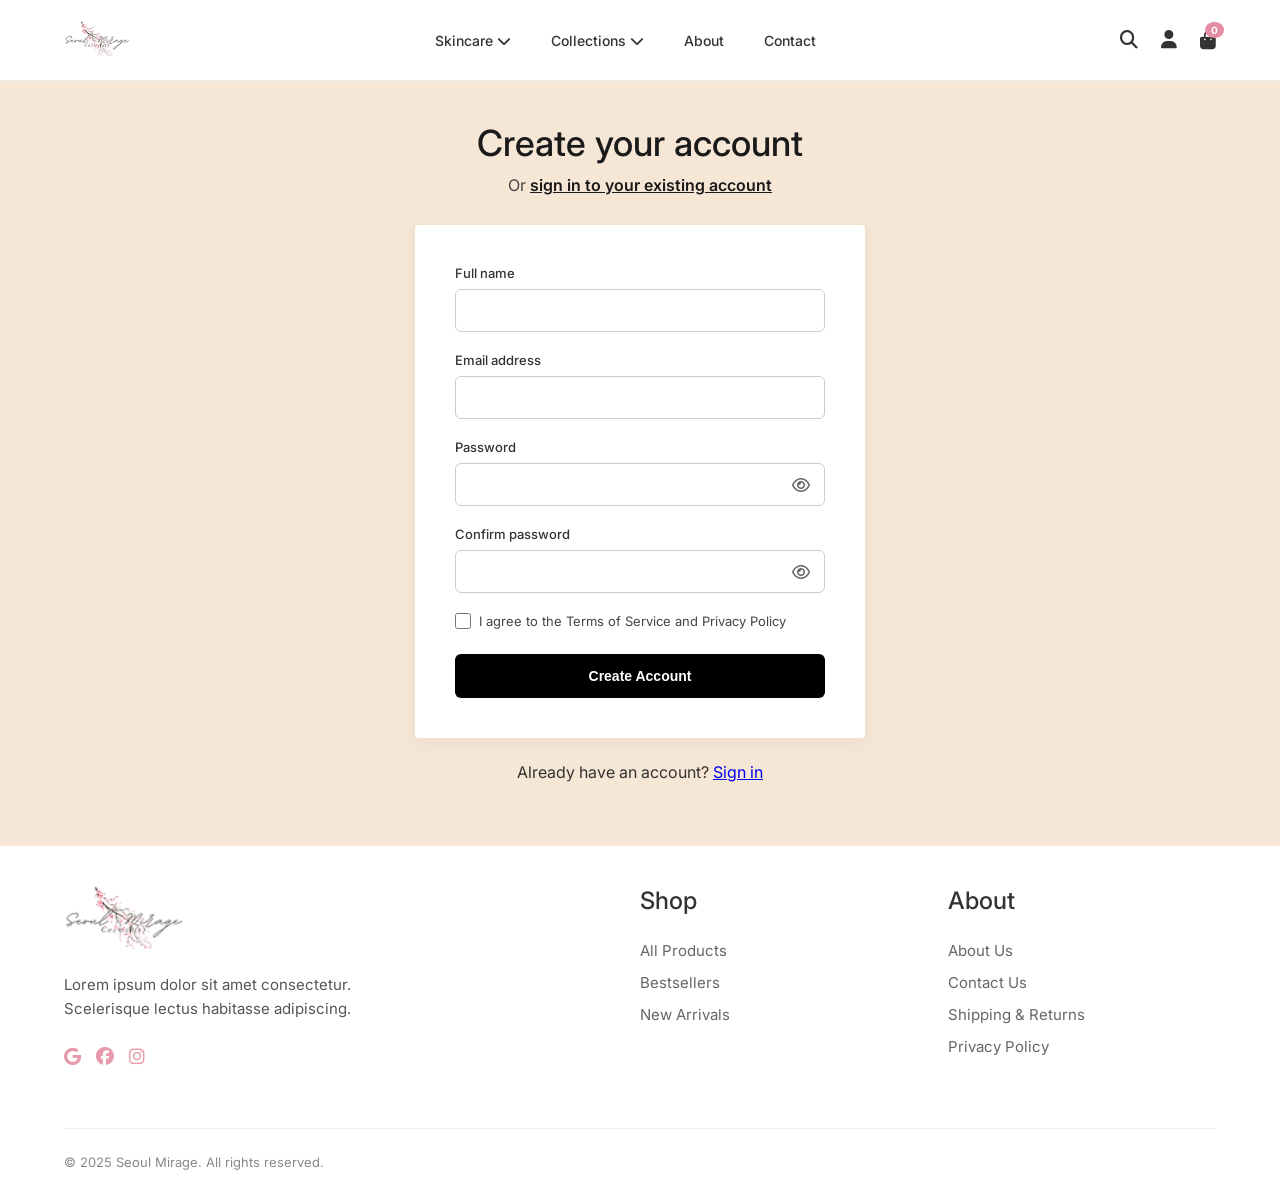
<file: signup.html>
<!DOCTYPE html>
<html lang="en">
<head>
      <meta charset="UTF-8">
  <meta name="viewport" content="width=device-width, initial-scale=1.0">
  <title>Calesta Beauty</title>

  <!-- Font Awesome -->
  <link rel="stylesheet"
    href="https://cdnjs.cloudflare.com/ajax/libs/font-awesome/6.5.1/css/all.min.css">

  <!-- Google Fonts -->
  <link href="https://fonts.googleapis.com/css2?family=Playfair+Display:wght@500;600&family=Inter:wght@300;400;500&display=swap" rel="stylesheet">

  <!-- External CSS -->
  <link rel="stylesheet" href="style.css">
</head>
<body>

    <!-- ================= NAVBAR ================= -->
<nav>
  <div class="container nav-wrapper">

    <!-- Logo -->
   <div class="logo">
      <a href="/">
        <img src="/images/logo.png" alt="Logo">
      </a>
    </div>

    <!-- Desktop Menu -->
    <ul class="nav-menu">
      <li>
        <a href="#">Skincare <i class="fa fa-chevron-down"></i></a>
        <div class="dropdown">
          <a href="#">Cleansers</a>
          <a href="#">Serums</a>
          <a href="#">Moisturizers</a>
        </div>
      </li>

      <li>
        <a href="products.html">Collections <i class="fa fa-chevron-down"></i></a>
        <div class="dropdown">
          <a href="#">Hydration</a>
          <a href="#">Anti-Aging</a>
        </div>
      </li>

      <li><a href="about.html">About</a></li>
      <li><a href="contact.html">Contact</a></li>
    </ul>

    <!-- Right Icons (Visible All Devices) -->
   <div class="nav-icons">
  <i class="fa fa-search"></i>
  
  <div class="profile-container">
    <i class="fa fa-user" id="profileIcon"></i>
    <div class="profile-menu" id="profileMenu">
      <a href="signin.html">Sign In</a>
      <hr>
      <a href="signup.html">Sign Up</a>
    </div>
  </div>

   <div class="cart-icon-wrapper" style="position: relative; display: inline-block;">
    <i class="fa fa-bag-shopping" onclick="window.location.href='cart.html'"></i>
    <span id="cart-count" class="cart-badge">0</span>
</div>


  <div class="hamburger" id="menuToggle">
    <i class="fa fa-bars" id="menuIcon"></i>
  </div>
</div>

  </div>
</nav>


<!-- ================= MOBILE MENU ================= -->

<div class="mobile-menu" id="mobileMenu">

  <div class="close-btn" id="closeMenu">
    <i class="fa fa-times"></i>
  </div>

  <ul>
    <li>
      <a href="#" id="mobileSkincareBtn">Skincare</a>
      <div class="mobile-dropdown" id="mobileDrop">
        <a href="#">Cleansers</a>
        <a href="#">Serums</a>
        <a href="#">Moisturizers</a>
      </div>
    </li>

    <li><a href="products.html">Collections</a></li>
    <li><a href="about.html">About</a></li>
    <li><a href="contact.html">Contact</a></li>
  </ul>
</div>



<section class="auth-page">
    <div class="container">
        <div class="auth-header">
            <h1>Create your account</h1>
            <p>Or <a href="signin.html">sign in to your existing account</a></p>
        </div>

        <div class="auth-card">
            <form id="signupForm">
                <div class="form-group">
                    <label for="fullname">Full name</label>
                    <input type="text" id="fullname" required>
                </div>

                <div class="form-group">
                    <label for="email">Email address</label>
                    <input type="email" id="email" required>
                </div>

                <div class="form-group">
                    <label for="password">Password</label>
                    <div class="password-wrapper">
                        <input type="password" id="password" required>
                        <i class="fa-regular fa-eye togglePassword"></i>
                    </div>
                </div>

                <div class="form-group">
                    <label for="confirmPassword">Confirm password</label>
                    <div class="password-wrapper">
                        <input type="password" id="confirmPassword" required>
                        <i class="fa-regular fa-eye togglePassword"></i>
                    </div>
                </div>

                <div class="form-options">
                    <label class="checkbox-container">
                        <input type="checkbox" required>
                        <span class="checkmark"></span>
                        I agree to the Terms of Service and  Privacy Policy
                    </label>
                </div>

                <button type="submit" class="auth-btn">Create Account</button>
            </form>
        </div>

        <div class="auth-footer-link">
            <p>Already have an account? <a href="signin.html">Sign in</a></p>
        </div>
    </div>
</section>







<!-- footer -->
    <footer class="main-footer">
    <div class="container footer-grid">
        <div class="footer-col about-col">
            <div class="footer-logo">
                <img src="images/logo.png" alt="Seoul Mirage">
            </div>
            <p class="footer-desc">
                Lorem ipsum dolor sit amet consectetur. <br>
                Scelerisque lectus habitasse adipiscing.
            </p>
            <div class="social-icons">
                <a href="#"><i class="fa-brands fa-google"></i></a>
                <a href="#"><i class="fa-brands fa-facebook"></i></a>
                <a href="#"><i class="fa-brands fa-instagram"></i></a>
            </div>
        </div>

        <div class="footer-col">
            <h3>Shop</h3>
            <ul>
                <li><a href="#">All Products</a></li>
                <li><a href="#">Bestsellers</a></li>
                <li><a href="#">New Arrivals</a></li>
            </ul>
        </div>

        <div class="footer-col">
            <h3>About</h3>
            <ul>
                <li><a href="#">About Us</a></li>
                <li><a href="#">Contact Us</a></li>
                <li><a href="#">Shipping & Returns</a></li>
                <li><a href="#">Privacy Policy</a></li>
            </ul>
        </div>
    </div>

    <div class="container footer-bottom">
        <hr>
        <p>© 2025 Seoul Mirage. All rights reserved.</p>
    </div>
</footer>

<script src="app.js"></script>

</body>
</html>
</file>
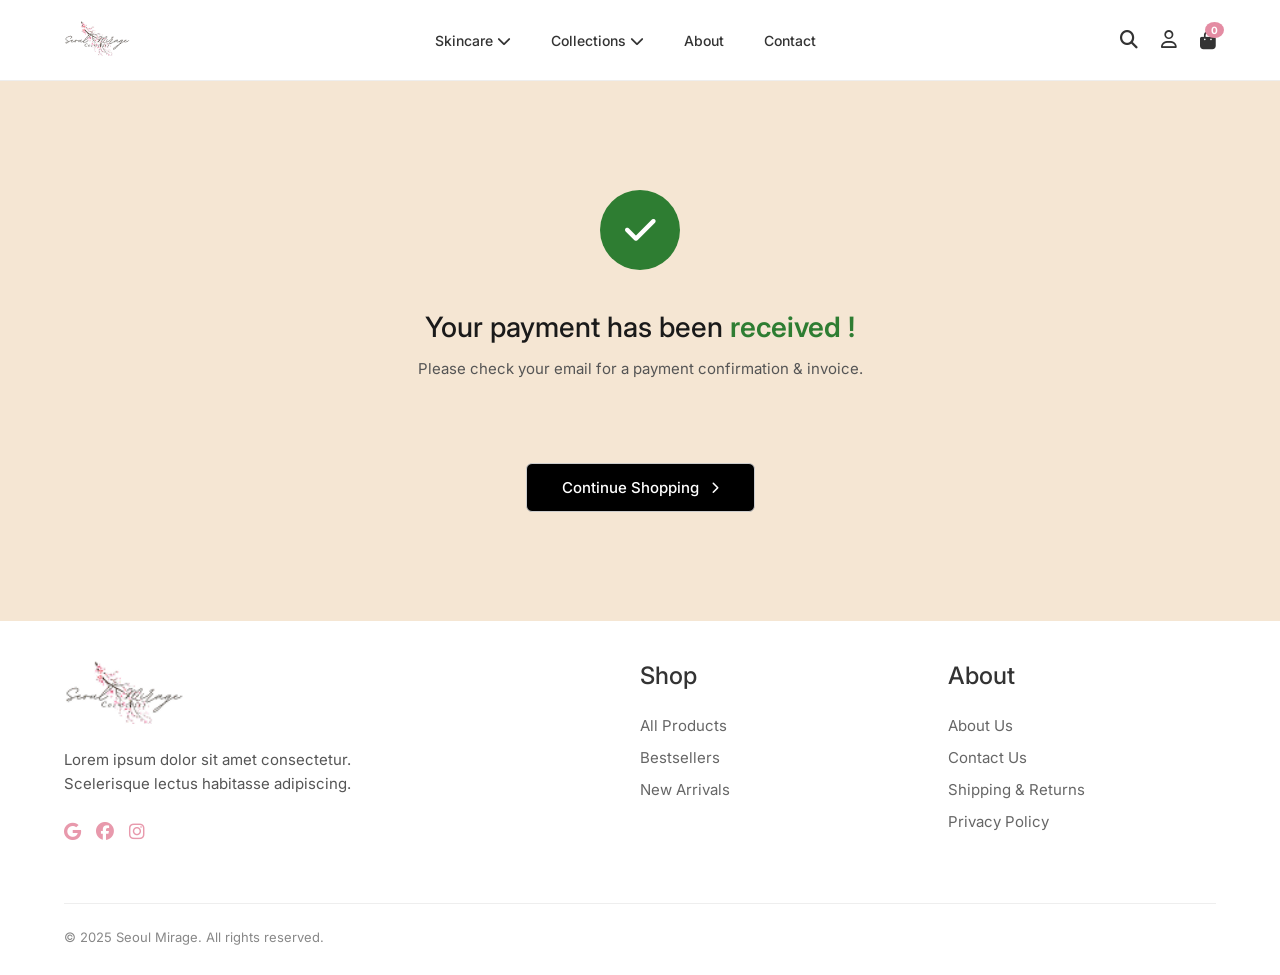
<file: success.html>
<!DOCTYPE html>
<html lang="en">
<head>
      <meta charset="UTF-8">
  <meta name="viewport" content="width=device-width, initial-scale=1.0">
  <title>Calesta Beauty</title>

  <!-- Font Awesome -->
  <link rel="stylesheet"
    href="https://cdnjs.cloudflare.com/ajax/libs/font-awesome/6.5.1/css/all.min.css">

  <!-- Google Fonts -->
  <link href="https://fonts.googleapis.com/css2?family=Playfair+Display:wght@500;600&family=Inter:wght@300;400;500&display=swap" rel="stylesheet">

  <!-- External CSS -->
  <link rel="stylesheet" href="style.css">
</head>
<body>

    <!-- ================= NAVBAR ================= -->
<nav>
  <div class="container nav-wrapper">

    <!-- Logo -->
   <div class="logo">
      <a href="/">
        <img src="/images/logo.png" alt="Logo">
      </a>
    </div>

    <!-- Desktop Menu -->
    <ul class="nav-menu">
      <li>
        <a href="#">Skincare <i class="fa fa-chevron-down"></i></a>
        <div class="dropdown">
          <a href="#">Cleansers</a>
          <a href="#">Serums</a>
          <a href="#">Moisturizers</a>
        </div>
      </li>

      <li>
        <a href="products.html">Collections <i class="fa fa-chevron-down"></i></a>
        <div class="dropdown">
          <a href="#">Hydration</a>
          <a href="#">Anti-Aging</a>
        </div>
      </li>

      <li><a href="about.html">About</a></li>
      <li><a href="contact.html">Contact</a></li>
    </ul>

    <!-- Right Icons (Visible All Devices) -->
   <div class="nav-icons">
  <i class="fa fa-search"></i>
  
 <div class="profile-container">
    <i class="fa fa-user fa-regular" id="profileIcon"></i>
    <div class="profile-menu" id="profileMenu">
      <a href="signin.html">Sign In</a>
      <hr>
      <a href="signup.html">Sign Up</a>
    </div>
  </div>

 <div class="cart-icon-wrapper" style="position: relative; display: inline-block;">
    <i class="fa fa-bag-shopping" onclick="window.location.href='cart.html'"></i>
    <span id="cart-count" class="cart-badge">0</span>
</div>


  <div class="hamburger" id="menuToggle">
    <i class="fa fa-bars" id="menuIcon"></i>
  </div>
</div>

  </div>
</nav>


<!-- ================= MOBILE MENU ================= -->

<div class="mobile-menu" id="mobileMenu">

  <div class="close-btn" id="closeMenu">
    <i class="fa fa-times"></i>
  </div>

  <ul>
    <li>
      <a href="#" id="mobileSkincareBtn">Skincare</a>
      <div class="mobile-dropdown" id="mobileDrop">
        <a href="#">Cleansers</a>
        <a href="#">Serums</a>
        <a href="#">Moisturizers</a>
      </div>
    </li>

    <li><a href="products.html">Collections</a></li>
    <li><a href="about.html">About</a></li>
    <li><a href="contact.html">Contact</a></li>
  </ul>
</div>


<main class="success-page">
    <div class="success-content">
        <div class="check-icon">
            <i class="fa-solid fa-check"></i>
        </div>

        <h1 class="success-msg">Your payment has been <span>received !</span></h1>
        <p class="success-sub">Please check your email for a payment confirmation & invoice.</p>

        <a href="index.html" class="continue-btn">
            Continue Shopping <i class="fa-solid fa-chevron-right"></i>
        </a>
    </div>
</main>








<!-- footer -->
    <footer class="main-footer">
    <div class="container footer-grid">
        <div class="footer-col about-col">
            <div class="footer-logo">
                <img src="images/logo.png" alt="Seoul Mirage">
            </div>
            <p class="footer-desc">
                Lorem ipsum dolor sit amet consectetur. <br>
                Scelerisque lectus habitasse adipiscing.
            </p>
            <div class="social-icons">
                <a href="#"><i class="fa-brands fa-google"></i></a>
                <a href="#"><i class="fa-brands fa-facebook"></i></a>
                <a href="#"><i class="fa-brands fa-instagram"></i></a>
            </div>
        </div>

        <div class="footer-col">
            <h3>Shop</h3>
            <ul>
                <li><a href="#">All Products</a></li>
                <li><a href="#">Bestsellers</a></li>
                <li><a href="#">New Arrivals</a></li>
            </ul>
        </div>

        <div class="footer-col">
            <h3>About</h3>
            <ul>
                <li><a href="#">About Us</a></li>
                <li><a href="#">Contact Us</a></li>
                <li><a href="#">Shipping & Returns</a></li>
                <li><a href="#">Privacy Policy</a></li>
            </ul>
        </div>
    </div>

    <div class="container footer-bottom">
        <hr>
        <p>© 2025 Seoul Mirage. All rights reserved.</p>
    </div>
</footer>

<script src="app.js"></script>

</body>
</html>
</file>
<file: style.css>
* {
  margin: 0;
  padding: 0;
  box-sizing: border-box;
}

body {
  font-family: 'Inter', sans-serif;
  color: #333;
}

.container {
  width: 90%;
  max-width: 1200px;
  margin: auto;
}

.heading-font {
  font-family: 'Playfair Display', serif;
}



nav {
  background: #fff;
  border-bottom: 1px solid #eee;
  position: relative;
  z-index: 1000;
  position: sticky; 
  top: 0;

}

.nav-wrapper {
  display: flex;
  justify-content: space-between;
  align-items: center;
  height: 80px;
}

/* Logo */
.logo img {
  height: 35px;
}

.nav-menu {
  display: flex;
  gap: 40px;
  list-style: none;
}

.nav-menu li {
  position: relative;
}

.nav-menu a {
  text-decoration: none;
  color: #333;
  font-size: 14px;
  font-weight: 500;
  transition: 0.3s;
}

.nav-menu a:hover {
  color: #e48ca3;
}



.dropdown {
  position: absolute;
  top: 35px;
  left: 0;
  background: white;
  width: 180px;
  box-shadow: 0 10px 25px rgba(0,0,0,0.08);
  border-radius: 6px;
  display: none;
  flex-direction: column;
}

.dropdown a {
  padding: 10px 15px;
  font-size: 14px;
}

.nav-menu li:hover .dropdown {
  display: flex;
}



.nav-icons {
  display: flex;
  align-items: center;
  gap: 18px;
  font-size: 18px;
}

.nav-icons i {
  cursor: pointer;
  transition: 0.3s;
}

.nav-icons i:hover {
  color: #e48ca3;
}

/* Hamburger */
.hamburger {
  display: none;
  font-size: 22px;
  cursor: pointer;
}

.profile-container {
    position: relative;
    display: inline-block;
}

#profileIcon {
    cursor: pointer;
    font-size: 18px;
    padding: 5px;
}

/* Dropdown Menu Style */
.profile-menu {
    position: absolute;
    top: 40px;
    right: 0;
    background: #fff;
    min-width: 150px;
    box-shadow: 0 8px 25px rgba(0,0,0,0.1);
    border-radius: 8px;
    display: none; /* Initial hidden */
    z-index: 1000;
    overflow: hidden;
    border: 1px solid #eee;
}

.profile-menu.show {
    display: block;
    animation: fadeIn 0.3s ease;
}

.profile-menu a {
    display: block;
    padding: 12px 20px;
    color: #333;
    text-decoration: none;
    font-size: 14px;
    font-weight: 500;
    transition: 0.3s;
}

.profile-menu a:hover {
    background-color: #f6e6d5; 
    color: #c49a83;
}

.profile-menu hr {
    border: 0;
    border-top: 1px solid #eee;
    margin: 0;
}

@keyframes fadeIn {
    from { opacity: 0; transform: translateY(10px); }
    to { opacity: 1; transform: translateY(0); }
}

/* ================= MOBILE MENU ================= */

.mobile-menu {
  position: fixed;
  top: 0;
  right: -100%;
  width: 280px;
  height: 100vh;
  background: white;
  box-shadow: -5px 0 20px rgba(0,0,0,0.1);
  padding: 60px 25px;
  transition: 0.4s ease;
  z-index: 999;
}

.mobile-menu.active {
  right: 0;
}

.mobile-menu ul {
  list-style: none;
}

.mobile-menu li {
  margin-bottom: 20px;
}

.mobile-menu a {
  text-decoration: none;
  color: #333;
  font-weight: 500;
}

.mobile-dropdown {
  display: none;
  margin-top: 10px;
  padding-left: 15px;
}

.mobile-dropdown a {
  display: block;
  font-size: 14px;
  margin-bottom: 8px;
  color: #666;
}

/* ================= HERO ================= */

.hero {
  position: relative;
  height: 60vh;
  background: url("images/hero.png") center center/cover no-repeat;
  display: flex;
  align-items: center;
}

/* Overlay */
.hero-overlay {
  position: absolute;
  inset: 0;
  background: rgba(0, 0, 0, 0.45); 
}

/* Content */
.hero-content {
  position: relative;
  z-index: 2;
}

.hero-text {
  max-width: 600px;
  color: #fff;
}

.hero-text h1 {
  font-size: 56px;
  line-height: 1.2;
  margin-bottom: 20px;
}

.hero-text p {
  font-size: 16px;
  margin-bottom: 30px;
  color: #f1f1f1;
}

.hero-text button {
  background:white;
  color: black;
  padding: 14px 35px;
  border: none;
  border-radius: 30px;
  font-size: 14px;
  cursor: pointer;
  transition: 0.3s;
}
.hero-text #btn {
  background: rgba(255, 255, 255, 0.15); 
  backdrop-filter: blur(10px);
  -webkit-backdrop-filter: blur(10px);
  color: white;
  padding: 14px 35px;
  border: 1px solid rgba(255, 255, 255, 0.3); 
  border-radius: 30px;
  font-size: 14px;
  font-weight: 500;
  cursor: pointer;
  transition: 0.3s;
  box-shadow: 0 4px 15px rgba(0, 0, 0, 0.1);
}

.hero-text #btn:hover {
  background: rgba(255, 255, 255, 0.25);
  transform: translateY(-2px);
  border: 1px solid rgba(255, 255, 255, 0.5);
}


.hero-text button:hover {
  background: #d06f8b;
  color: white;
}





/* section header */
.section-header {
  display: flex;
  justify-content: space-between; 
  align-items: center;
  margin-top: 30px;
  margin-bottom: 30px;
  padding: 0 5px; 
}

.section-header h2 {
  font-family: 'Inter', sans-serif; 
  font-size: 22px;
  font-weight: 500;
  color: #1a1a1a;
  letter-spacing: -0.5px;
}

.view-all {
  text-decoration: none;
  color: #333;
  font-size: 14px;
  font-weight: 400;
  display: flex;
  align-items: center;
  gap: 10px; 
  transition: 0.3s;
}

.view-all i {
  font-size: 12px; 
  transition: transform 0.3s ease;
}


.view-all:hover {
  color: #000;
}

.view-all:hover i {
  transform: translateX(5px);
}


/* Product Grid Setup */
.product-grid {
  display: grid;
  grid-template-columns: repeat(4, 1fr); 
  gap: 40px;
  margin-bottom: 50px;
}

/* Product Card */
.product-card {
  background: transparent;
  text-align: left;
}


.img-box {
  position: relative;
  width: 100%;
  aspect-ratio: 1 / 1; 
  overflow: hidden;
  background-color: #f6f6f6;
  margin-bottom: 12px;
}

.img-box img {
  width: 100%;
  height: 100%;
  object-fit: cover;
  transition: transform 0.5s ease;
}


.add-cart {
  position: absolute;
  bottom: -50px;
  left: 50%;
  transform: translateX(-50%);
  width: 85%;
  background: rgba(255, 255, 255, 0.9); 
  color: #333;
  border: none;
  padding: 10px;
  font-size: 13px;
  font-weight: 600;
  display: flex;
  align-items: center;
  justify-content: center;
  gap: 8px;
  cursor: pointer;
  transition: all 0.3s ease;
  border-radius: 4px;
}


.product-card:hover .add-cart {
  bottom: 15px;
}

.product-card:hover img {
  transform: scale(1.05);
}


.product-info small {
  display: block;
  color: #777;
  font-size: 11px;
  margin-bottom: 4px;
}

.product-info h3 {
  font-size: 15px;
  font-weight: 500;
  margin-bottom: 8px;
  color: #222;
}

.product-info .price {
  font-size: 22px;
  font-weight: 700;
  margin-bottom: 6px;
}

.product-info .rating {
  font-size: 10px;
  font-weight: bold;
  color: #333;
}



.product-nav {
    background-color: #f6e6d5; 
    padding: 20px 0;
    border-bottom: 1px solid #e0d0c0;
    position: sticky;
    top: 70px; 
    z-index: 99;
}

.nav-tabs {
    display: flex;
    align-items: center;
    gap: 35px;
}

.nav-tabs a {
    text-decoration: none;
    color: #444;
    font-size: 15px;
    font-weight: 500;
    transition: all 0.3s ease;
    padding-bottom: 5px;
    border-bottom: 2px solid transparent;
}

/* Active Tab Style */
.nav-tabs a.active {
    color: #000;
    font-weight: 700;
    border-bottom: 2px solid #000; 
}

.nav-tabs a:hover {
    color: #000;
}


.sort-dropdown {
    margin-left: auto;
    font-size: 14px;
    color: #333;
    cursor: pointer;
}

.sort-dropdown span {
    font-weight: 600;
    margin-left: 5px;
}

.all-products{
  padding: 60px 0;
  background-color: white;
}



.detail-wrapper {
    display: flex;
    gap: 40px;
    margin-top: 30px;
    align-items: flex-start;
}


.product-gallery {
    display: flex;
    gap: 15px;
    flex: 1.2;
}

.thumbnails {
    display: flex;
    flex-direction: column;
    gap: 10px;
}

.thumbnails img {
    width: 70px;
    height: 70px;
    object-fit: cover;
    cursor: pointer;
    border: 1px solid #eee;
    border-radius: 4px;
    transition: 0.3s;
}

.thumbnails img.active {
    border-color: #000;
    opacity: 0.7;
}

.main-image {
    flex: 1;
    background: #f9f9f9;
    border-radius: 8px;
    overflow: hidden;
}

.main-image img {
    width: 100%;
    height: auto;
    display: block;
    mix-blend-mode: multiply; 
}


.product-info-box {
    flex: 1;
}

.product-info-box h1 {
    font-size: 28px;
    font-weight: 700;
    margin-bottom: 10px;
}


.review-header{
    display: flex;
    gap: 10px;
}
.review-stars {
    display: flex;
    align-items: center;
    gap: 3px;
    margin-bottom: 20px;
}

.review-stars i {
    font-size: 12px;
    color: #000;
}

.review-stars span {
    font-size: 13px;
    color: #666;
    margin-left: 10px;
    text-decoration: underline;
}

/* Price Section */
.price-section {
    display: flex;
    align-items: flex-start;
    margin-bottom: 5px;
}

.currency {
    font-size: 20px;
    font-weight: 600;
    margin-top: 6px;
}

.price {
    font-size: 42px;
    font-weight: 700;
    line-height: 1;
}

.decimal {
    font-size: 16px;
    font-weight: 600;
    margin-top: 8px;
}

.promo-text {
    font-size: 13px;
    color: #555;
    margin-bottom: 25px;
}

/* Content Details */
.details-content h3 {
    font-size: 18px;
    margin-bottom: 12px;
}

.details-content p {
    font-size: 14px;
    color: #444;
    line-height: 1.6;
    margin-bottom: 15px;
}

.details-content h4 {
    font-size: 13px;
    font-weight: 700;
    margin: 20px 0 10px;
}

.details-content ul {
    padding-left: 18px;
}

.details-content li {
    font-size: 13px;
    color: #555;
    margin-bottom: 6px;
}

/* Purchase Actions */
.purchase-actions {
    display: flex;
    gap: 12px;
    margin-top: 30px;
    align-items: center;
}

.quantity-selector {
    display: flex;
    align-items: center;
    border: 1px solid #ddd;
    border-radius: 4px;
    height: 50px;
}

.quantity-selector button {
    width: 35px;
    height: 100%;
    background: none;
    border: none;
    font-size: 18px;
    cursor: pointer;
}

.quantity-selector input {
    width: 40px;
    text-align: center;
    border: none;
    font-weight: 600;
    font-size: 15px;
}

.add-to-cart-btn {
    flex: 1;
    height: 50px;
    background: #000;
    color: #fff;
    border: none;
    border-radius: 4px;
    font-weight: 600;
    display: flex;
    justify-content: space-between;
    padding: 0 20px;
    align-items: center;
    cursor: pointer;
}

.wishlist-btn {
    width: 50px;
    height: 50px;
    background: #fff;
    border: 1px solid #ddd;
    border-radius: 4px;
    cursor: pointer;
    font-size: 18px;
}



/* Reviews Section Main */
.reviews-section {
    background-color: #f5e6d3; 
    padding: 80px 0;
    margin-top: 60px;
    font-family: 'Inter', sans-serif;
}

.reviews-wrapper {
    display: flex;
    gap: 80px;
}

.reviews-stats-col { flex: 1; position: sticky; top: 20px; height: fit-content; }
.reviews-list-col { flex: 2; }

.reviews-stats-col h2 {
    font-size: 32px;
    font-weight: 800;
    margin-bottom: 20px;
    color: #1a1a1a;
}

.overall-stat-box {
    display: flex;
    align-items: center;
    gap: 12px;
    margin-bottom: 25px;
}

.stars-group i { color: #000; font-size: 14px; }
#stat-count { font-size: 14px; color: #444; }

/* Write Review Button */
.write-review-pill {
    background: #fff;
    color: #ff5a8d;
    border: none;
    padding: 12px 35px;
    border-radius: 50px;
    font-weight: 700;
    cursor: pointer;
    box-shadow: 0 4px 15px rgba(0,0,0,0.05);
    transition: 0.3s;
}
/* Review Form Card */
.review-form-card {
    background: #ffffff;
    padding: 25px;
    border-radius: 15px;
    margin-top: 20px;
    box-shadow: 0 10px 30px rgba(0,0,0,0.08);
    border: 1px solid #eee;
}

.review-form-card h3 { 
    margin-bottom: 15px; 
    font-size: 18px; 
}

.input-group { 
    margin-bottom: 15px; 
}

.review-form-card input, .review-form-card textarea {
    width: 100%;
    padding: 12px;
    border: 1.5px solid #eee;
    border-radius: 8px;
    outline: none;
    transition: 0.3s;
}

.review-form-card input:focus, .review-form-card textarea:focus {
    border-color: #ff5a8d;
}

/* Rating Buttons Style */
.rating-selector { 
    margin-bottom: 20px; 
}


.rating-selector p { 
    font-size: 14px; 
    font-weight: 600; 
    margin-bottom: 8px; 
}

.rating-btns { 
    display: flex; 
    gap: 10px; 
}

.rate-btn {
    width: 40px;
    height: 40px;
    border-radius: 50%;
    border: 1.5px solid #eee;
    background: #fff;
    cursor: pointer;
    font-weight: 600;
    transition: 0.3s;
}

.rate-btn:hover { 
    border-color: #ff5a8d; 
    color: #ff5a8d; 
}




.rate-btn.active {
    background: #1a1a1a;
    color: #fff;
    border-color: #1a1a1a;
}

/* Submit Button */
.submit-btn {
    width: 100%;
    padding: 12px;
    background: #1a1a1a;
    color: #fff;
    border: none;
    border-radius: 50px;
    font-weight: 600;
    cursor: pointer;
    transition: 0.3s;
}

.submit-btn:hover { 
    background: #333; 
}

/* Animation for new review */
.animate-in {
    animation: slideDown 0.5s ease-out;
}

@keyframes slideDown {
    from { 
        opacity: 0; 
        transform: translateY(-20px); 
    }
    to { 
        opacity: 1; 
        transform: translateY(0); 
    }
}

/* Individual Review Item */
.review-item {
    border-bottom: 1px solid rgba(0,0,0,0.08);
    padding-bottom: 35px;
    margin-bottom: 35px;
    display: flex;
    gap: 20px;
}

.user-avatar {
    width: 50px;
    height: 50px;
    border-radius: 50%;
    object-fit: cover;
}

.review-stars-individual i { 
    font-size: 12px; 
    margin-right: 2px; 
}


.review-comment { 
    font-size: 15px; 
    line-height: 1.6; 
    margin: 12px 0; 
    color: #333; 
}


.user-name { 
    font-weight: 700; 
    font-size: 14px; 
    display: block; 
}



.review-date { 
    font-size: 12px; 
    color: #888; 
}



/* Related Products Header */
.section-header {
    display: flex;
    justify-content: space-between;
    align-items: center;
    margin-bottom: 30px;
}

.section-header h2 { 
  font-size: 24px; 
  font-weight: 500; 
}


/* pagination */

.pagination-wrapper {
    display: flex;
    justify-content: center;
    margin-top: 50px;
    padding-bottom: 50px;
}

.pagination {
    display: flex;
    align-items: center;
    gap: 5px;
    border: 1px solid #eee;
    border-radius: 8px;
    padding: 5px;
}

.pagination button {
    background: transparent;
    border: none;
    width: 40px;
    height: 40px;
    display: flex;
    align-items: center;
    justify-content: center;
    cursor: pointer;
    font-size: 14px;
    color: #333;
    border-radius: 4px;
    transition: 0.3s;
}

.pagination button.active {
    background: #f6e6d5;
    font-weight: 700;
}

.pagination button:hover:not(:disabled) {
    background: #eee;
}

.pagination button:disabled {
    color: #ccc;
    cursor: not-allowed;
}



/* Section Background */
.category-section {
  background-color: #f9f1f1;
  padding: 40px 0;
}

/* Header Alignment */
.category-section .section-header {
  margin-bottom: 40px;
  justify-content: flex-start;
}

.category-section h2 {
  font-family: 'Inter', sans-serif;
  font-size: 20px;
  font-weight: 500;
  color: #1a1a1a;
}

/* Grid Layout */
.category-grid {
  display: grid;
  grid-template-columns: repeat(4, 1fr);
  gap: 20px;
}

/* Category Card Design */
.cat-card {
  position: relative;
  height: 320px;
  overflow: hidden;
  cursor: pointer;
  display: flex;
  align-items: center;
  justify-content: center;
}

.cat-card img {
  width: 100%;
  height: 100%;
  object-fit: cover;
  transition: transform 0.6s cubic-bezier(0.25, 0.46, 0.45, 0.94);
}

/* Dark Overlay on Image */
.cat-card::after {
  content: "";
  position: absolute;
  inset: 0;
  background: rgba(0, 0, 0, 0.25);
  transition: 0.3s;
}

/* Category Name Text */
.cat-card h3 {
  position: absolute;
  z-index: 2;
  color: #ffffff;
  font-family: 'Inter', sans-serif;
  font-size: 22px;
  font-weight: 400;
  letter-spacing: 0.5px;
}

/* Hover Effects */
.cat-card:hover img {
  transform: scale(1.1);
}

.cat-card:hover::after {
  background: rgba(0, 0, 0, 0.35); 
}



/* Philosophy Section */
.philosophy {
    background-color: #f6e6d5; 
}

.philosophy-wrapper {
    display: flex;
    align-items: center;
    gap: 50px;
}

.philosophy-content {
    flex: 1;
}

.philosophy-content h2 {
    font-size: 32px;
    font-weight: 500;
    margin-bottom: 25px;
    color: #1a1a1a;
}

.philosophy-content p {
    font-size: 15px;
    line-height: 1.6;
    color: #444;
    margin-bottom: 20px;
}

.about-btn {
    background: white;
    color: #1a1a1a;
    border: none;
    padding: 12px 35px;
    border-radius: 30px;
    cursor: pointer;
    font-weight: 500;
    box-shadow: 0 4px 10px rgba(0,0,0,0.05);
}

.philosophy-image {
    flex: 1;
}

.philosophy-image img {
    width: 100%;
    border-radius: 4px;
}

/* --- Testimonials Section --- */
.testimonials { 
  padding: 40px 0; 
  text-align: center; 
  overflow: hidden; 
  background-color: white;
}
.testimonial-header .user-count { 
  color: black; 
  font-size: 14px; 
  margin-bottom: 10px; 
}
.testimonial-header h2 { 
  font-size: 36px; 
  color: #c49a83; 
  margin-bottom: 50px; 
}

.testimonial-slider-container {
    width: 100%;
    overflow: hidden; 
    position: relative;
}
.testimonial-wrapper {
    display: flex;
    transition: transform 0.6s cubic-bezier(0.4, 0, 0.2, 1);
  
}

.testi-card {
    min-width: 50%;
    display: flex;
    align-items: center;
    gap: 25px;
    padding: 20px;
    box-sizing: border-box;
    text-align: left;
}

.testi-img img { 
  width: 180px; 
  height: 200px; 
  object-fit: cover; 
  border-radius: 20px; 
}
.stars { 
  color: #f4aab9; 
  font-size: 14px; 
  margin-bottom: 15px; 
}
.testi-info p { 
  font-style: italic; 
  color: #555; 
  line-height: 1.5; 
  font-size: 15px;
}
.testi-info h4 { 
  font-weight: 600; 
  color: #333; 
  margin-top: 15px; 
}

.slider-dots { 
  display: flex; 
  justify-content: center; 
  gap: 10px; 
  margin-top: 40px; 
}
.dot { 
  width: 10px; 
  height: 10px; 
  background: #eee; 
  border-radius: 50%; 
  cursor: pointer; 
}
.dot.active { 
  background: #f4aab9; 
  transform: scale(1.2); 
}

.newsletter { 
  padding: 100px 0; 
  text-align: center; 
  background: white;
}
.newsletter h2 { 
  font-size: 28px; 
  margin-bottom: 15px; 
}
.newsletter p { 
  color: black; 
  font-size: 14px; 
  margin-bottom: 35px;
 }
.newsletter-form {
  display: flex;
  justify-content: center;
  gap: 15px;
  max-width: 600px;
  margin: 0 auto;
}
.newsletter-form input {
  flex: 1;
  padding: 15px 25px;
  border: 1px solid #ddd;
  border-radius: 30px;
  outline: none;
}
.subscribe-btn {
  background-color: #e899ac; 
  color: #fff;
  border: none;
  padding: 15px 40px;
  border-radius: 30px;
  font-weight: 500;
  cursor: pointer;
}


/* Footer Styles */
.main-footer {
    padding: 40px 0 30px;
    background-color: #fff;
    font-family: 'Inter', sans-serif;
}

.footer-grid {
    display: grid;
    grid-template-columns: 2fr 1fr 1fr; 
    gap: 40px;
    margin-bottom: 60px;
}

/* Logo & Description */
.footer-logo img {
    width: 120px;
    margin-bottom: 20px;
}

.footer-desc {
    color: #555;
    font-size: 15px;
    line-height: 1.6;
    margin-bottom: 25px;
}

/* Social Icons */
.social-icons {
    display: flex;
    gap: 15px;
}

.social-icons a {
    color: #e899ac;
    font-size: 18px;
    transition: 0.3s;
}

.social-icons a:hover {
    transform: translateY(-3px);
}

/* Link Columns */
.footer-col h3 {
    font-size: 24px;
    color: #333;
    margin-bottom: 25px;
    font-weight: 500;
}

.footer-col ul {
    list-style: none;
    padding: 0;
}

.footer-col ul li {
    margin-bottom: 12px;
}

.footer-col ul li a {
    text-decoration: none;
    color: #666;
    font-size: 15px;
    transition: 0.3s;
}

.footer-col ul li a:hover {
    color: #e899ac;
    padding-left: 5px;
}

/* Footer Bottom */
.footer-bottom hr {
    border: 0;
    border-top: 1px solid #eee;
    margin-bottom: 25px;
}

.footer-bottom p {
    color: #888;
    font-size: 13px;
    text-align: left;
}



/* Auth Page Global Styles */
.auth-page {
    background-color: #f6e6d5; 
    min-height: 65vh;
    display: flex;
    align-items: center;
    justify-content: center;
    text-align: center;
    padding: 40px 20px;
}

.auth-header h1 {
    font-size: 36px;
    font-weight: 500;
    margin-bottom: 10px;
    color: #1a1a1a;
}

.auth-header p {
    font-size: 16px;
    color: #444;
    margin-bottom: 30px;
}

.auth-header a {
    color: #1a1a1a;
    font-weight: 600;
}

/* Card Styling */
.auth-card {
    background: white;
    max-width: 450px;
    margin: 0 auto;
    padding: 40px;
    border-radius: 4px;
    box-shadow: 0 4px 20px rgba(0,0,0,0.05);
    text-align: left;
}

.auth-footer-link{
  padding: 24px 0;
}

.form-group {
    margin-bottom: 20px;
}

.form-group label {
    display: block;
    font-size: 13px;
    font-weight: 500;
    margin-bottom: 8px;
    color: #333;
}

.form-group input {
    width: 100%;
    padding: 12px 15px;
    border: 1px solid #ccc;
    border-radius: 6px;
    font-size: 15px;
    outline: none;
}

/* Password Wrapper for Eye Icon */
.password-wrapper {
    position: relative;
}

.password-wrapper i {
    position: absolute;
    right: 15px;
    top: 50%;
    transform: translateY(-50%);
    cursor: pointer;
    color: #666;
}

/* Options (Checkbox & Forgot Password) */
.form-options {
    display: flex;
    justify-content: space-between;
    align-items: center;
    margin-bottom: 25px;
    font-size: 13px;
}

.checkbox-container {
    display: flex;
    align-items: center;
    cursor: pointer;
    color: #444;
}

.checkbox-container input {
    margin-right: 8px;
    width: 16px;
    height: 16px;
}

.forgot-link {
    color: #1a1a1a;
    font-weight: 600;
    text-decoration: none;
}

/* Black Button */
.auth-btn {
    width: 100%;
    background: #000;
    color: #fff;
    border: none;
    padding: 14px;
    border-radius: 6px;
    font-size: 14px;
    font-weight: 600;
    cursor: pointer;
    transition: 0.3s;
}

.auth-btn:hover {
    background: #333;
}

/* Footer Legal Text */
.auth-footer-text {
    margin-top: 30px;
    font-size: 14px;
    color: #444;
}

.auth-footer-text a {
    color: #1a1a1a;
    font-weight: 700;
    text-decoration: none;
}


/* --- Global Styles --- */
.bg-beige { 
    background-color: #f5e6d3; 
}


.flex-layout {
    display: flex;
    align-items: center;
    gap: 80px;
}


.flex-layout.reverse { 
    flex-direction: row-reverse; 
}

.content-col { 
    flex: 1.1; 
}


.image-col { 
    flex: 0.9; 
}

.image-col img {
    width: 100%;
    object-fit: cover;
    display: block;
}

/* --- Section Heights --- */
#story-sec .image-col img { 
    height: 350px; 
}


#journey-sec .image-col img { 
    height: 400px; 
}


#philosophy-sec .image-col img { 
    height: 500px; 
}

/* --- Typography (Figma Style) --- */
.heading-font {
    font-size: 36px;
    font-weight: 500;
    margin-bottom: 20px;
    color: white;
}
.heading-font strong { font-weight: 800; }

.content-col p {
    font-size: 14px;
    line-height: 1.7;
    color: #444;
    margin-bottom: 20px;
}

/* --- Philosophy Items (Vertical Bar) --- */
.philosophy-item {
    border-left: 2.5px solid #1a1a1a; 
    padding-left: 25px;
    margin-bottom: 30px;
}


.philosophy-item h3 {
    font-size: 16px;
    font-weight: 700;
    letter-spacing: 1px;
    margin-bottom: 8px;
    text-transform: uppercase;
}



.philosophy-item p { 
    margin-bottom: 0; 
    font-size: 13.5px; 
}


.ingredients-section.bg-beige {
    background-color: #f5e6d3; 
    padding: 80px 0;
}

.text-center .heading-font {
    font-size: 32px;
    color: #333;
    margin-bottom: 20px;
    text-align: center;
}

.center-desc {
    max-width: 900px;
    margin: 0 auto 60px;
    font-size: 16px;
    line-height: 1.6;
    color: #555;
    text-align: center;
}

/* --- Ingredients Grid --- */
.ingredients-grid {
    display: grid;
    grid-template-columns: repeat(3, 1fr);
    gap: 30px;
    padding: 0 20px;
}

/* --- Card Design --- */
.ingredient-card {
    height: 380px; 
    position: relative;
    background-size: cover;
    background-position: center;
    border-radius: 0; 
    display: flex;
    align-items: center;
    justify-content: center;
    overflow: hidden;
}

/* Background Images for Classes */
.ing-1 { background-image: url('images/ingredient1.jpg'); }
.ing-2 { background-image: url('images/ingredient2.jpg'); }
.ing-3 { background-image: url('images/ingredient3.jpg'); }

/* --- Hubhu Overlay & Text Look --- */
.ing-overlay {
    background: rgba(0, 0, 0, 0.45); 
    width: 100%;
    height: 100%;
    display: flex;
    flex-direction: column;
    justify-content: center;
    padding: 40px;
    text-align: left; 
    transition: background 0.3s ease;
}

.ingredient-card:hover .ing-overlay {
    background: rgba(0, 0, 0, 0.55);
}

.ing-overlay h3 {
    color: #ffffff;
    font-size: 24px;
    margin-bottom: 15px;
    font-weight: 500;
}

.ing-overlay p {
    color: rgba(255, 255, 255, 0.9);
    font-size: 14px;
    line-height: 1.5;
    margin: 0;
}


/* --- Global Contact Styles --- */
.contact-page { 
    padding-top: 50px; 
}


.bg-beige { 
    background-color: #f5e6d3; 
}

/* --- Get In Touch --- */
.get-in-touch {
    display: grid;
    grid-template-columns: 1fr 1fr;
    gap: 80px;
    align-items: start;
}

.main-heading { 
    font-size: 42px; 
    margin-bottom: 40px; 
}


.sub-heading { 
    font-size: 20px; 
    font-weight: 600; 
    margin-bottom: 10px; 
}


.form-desc { 
    font-size: 14px; 
    color: #666; 
    margin-bottom: 30px; 
}

.input-group { 
    margin-bottom: 20px; 
}


.input-group label { 
    display: block; 
    font-size: 13px; 
    margin-bottom: 8px; 
    font-weight: 500; 
}


.input-group input, .input-group textarea {
    width: 100%;
    padding: 12px;
    border: 1px solid #1a1a1a;
    border-radius: 8px;
    outline: none;
}

.btn-submit {
    padding: 12px 35px;
    border: 1px solid #1a1a1a;
    background: transparent;
    border-radius: 25px;
    font-size: 13px;
    cursor: pointer;
    transition: 0.3s;
}
.btn-submit:hover { 
    background: #1a1a1a; 
    color: #fff; 
}

.form-image img { 
    width: 100%; 
    height: 600px; 
    object-fit: cover; 
    border-radius: 4px; 
}

/* --- Reach Us Bar --- */
.reach-us { 
    padding: 60px 0; 
}


.reach-us .sub-heading{
  padding-bottom: 20px;
}


.reach-grid { 
    display: flex; 
    justify-content: space-between; 
}

.reach-item { 
    display: flex; 
    align-items: flex-start; 
    gap: 15px; 
}


.reach-item i { 
    font-size: 20px; 
    margin-top: 5px; 
}


.reach-info h3 { 
    font-size: 16px; 
    margin-bottom: 5px; 
}


.reach-info p { 
    font-size: 14px; 
    color: #444; 
}

/* --- FAQ Section --- */
.faq-section {
    display: grid;
    grid-template-columns: 0.8fr 1.2fr;
    gap: 80px;
    background-color: white;
}

.faq-image img { 
    width: 100%; 
    height: auto; 
}


.faq-heading { 
    font-size: 28px; 
    margin-bottom: 15px; 
}


.faq-desc { 
    font-size: 14px; 
    color: #666; 
    margin-bottom: 40px; 
}

.faq-content{
  padding: 60px 0;
}

.accordion-item { border-bottom: 1px solid #ccc; }
.accordion-header {
    padding: 20px 0;
    display: flex;
    justify-content: space-between;
    align-items: center;
    cursor: pointer;
    font-size: 15px;
    font-weight: 500;
}

.accordion-body { 
    padding-bottom: 20px; 
    font-size: 13px; 
    line-height: 1.6; 
    color: #555; 
}


.accordion-item.active .accordion-header { 
    color: #1a1a1a; 
}





/* --- Cart Section Base --- */
.shopping-cart-container { 
    padding: 80px 0; 
}

.cart-title { 
    font-size: 36px; 
    margin-bottom: 50px; 
    font-weight: 500; 
}

.cart-wrapper {
    display: grid;
    grid-template-columns: 1.5fr 0.8fr; 
    gap: 60px;
    align-items: start;
}

/* --- Cart Items --- */
.cart-item {
    display: flex;
    align-items: center;
    padding: 25px 0;
    border-bottom: 1px solid #eee;
}

.item-img img { 
    width: 80px; 
    height: 80px; 
    object-fit: cover; 
    border-radius: 4px; 
}

.item-details { 
    flex-grow: 1; 
    padding-left: 25px; 
}


.item-details h3 { 
    font-size: 18px; 
    margin-bottom: 5px; 
}


.qty-text { 
    font-size: 13px; 
    color: #777; 
    margin-bottom: 8px; 
}

.qty-controls { 
    display: flex; 
    align-items: center; 
    gap: 10px; 
}


.qty-btn {
    width: 25px; 
    height: 25px;
    border: 1px solid #ccc; 
    background: #fff;
    font-size: 10px; 
    cursor: pointer;
    display: flex; 
    align-items: center; 
    justify-content: center;
}

.item-price-action { 
    text-align: right; 
}


.price { 
    display: block; 
    font-size: 18px; 
    font-weight: 600; 
    margin-bottom: 20px; 
}


.delete-btn { 
    background: none; 
    border: none; 
    color: #ff5e5e; 
    cursor: pointer; 
    font-size: 18px; 
}

.continue-btn {
    margin-top: 40px; 
    padding: 12px 25px;
    border: 1px solid #ccc; 
    background: transparent;
    border-radius: 4px; 
    cursor: pointer; 
    font-size: 14px;
}

/* --- Order Summary (Beige Box) --- */
.summary-box {
    background-color: #f5e6d3; 
    padding: 35px;
    border-radius: 8px;
}

.summary-box h2 { 
    font-size: 20px; 
    margin-bottom: 25px; 
}


.summary-row { 
    display: flex; 
    justify-content: space-between; 
    margin-bottom: 15px; 
    font-size: 15px; 
}


.summary-divider { 
    border: 0; 
    border-top: 1px solid #d3c4b1; 
    margin: 15px 0; 
}


.total-row { 
    font-weight: 700; 
    font-size: 18px; 
}

/* Promo Input */
.promo-section { 
    display: flex; 
    gap: 10px; 
    margin: 30px 0; 
}


.promo-input {
    flex-grow: 1; 
    padding: 12px;
    border: 1px solid #fff; 
    border-radius: 4px; 
    outline: none;
}


.apply-btn {
    padding: 0 20px; 
    background: #fff; 
    border: 1px solid #ccc;
    border-radius: 4px; 
    cursor: pointer; 
    font-weight: 500;
}

/* Checkout Button */
.checkout-btn {
    width: 100%; 
    padding: 15px;
    background: #000; 
    color: #fff;
    border: none; 
    border-radius: 4px;
    font-size: 15px; 
    font-weight: 500;
    cursor: pointer; 
    transition: 0.3s;
}


.checkout-btn:hover { 
    background: #333; 
}



/* --- Checkout Layout --- */
.checkout-section { 
    padding: 60px 0 100px; 
    background-color: #f5e6d3; 
    min-height: 80vh; 
}

.checkout-title { 
    font-size: 38px; 
    margin-bottom: 40px; 
}

.checkout-wrapper {
    display: grid;
    grid-template-columns: 1.6fr 0.9fr;
    gap: 40px;
    align-items: start;
}

/* Shipping Card */
.shipping-card { 
    background: #fff; 
    padding: 40px; 
    border-radius: 4px; 
}


.shipping-card h2 { 
    font-size: 20px; 
    margin-bottom: 25px; 
    font-weight: 600; 
}

.checkout-form .row, .checkout-form .row-three { 
    display: flex; 
    gap: 20px; 
    margin-bottom: 20px; 
}


.input-group { 
    flex: 1; 
    display: flex; 
    flex-direction: column; 
    gap: 8px; 
    margin-bottom: 20px; 
}



.input-group label { 
    font-size: 13px; 
    font-weight: 500; 
}


.input-group input, .input-group select {
    padding: 12px; 
    border: 1px solid #ddd; 
    border-radius: 6px; 
    outline: none; 
    font-size: 14px;
}

/* Shipping Methods */
.shipping-method-sec { 
    margin-top: 40px; 
}


.method-option {
    display: flex; 
    align-items: center; 
    gap: 15px;
    padding: 15px 20px; 
    border: 1px solid #ddd;
    border-radius: 8px; 
    margin-bottom: 12px;
}


.method-option.active { 
    border-color: #000; 
}


.method-text { 
    display: flex; 
    justify-content: space-between; 
    width: 100%; 
    font-size: 14px; 
    font-weight: 500; 
}

.payment-btn {
    float: right; 
    margin-top: 30px; 
    padding: 12px 40px;
    background: #000; 
    color: #fff; 
    border: none;
    border-radius: 6px; 
    cursor: pointer; 
    display: flex; 
    align-items: center; 
    gap: 10px;
}

/* Order Summary Sidebar */
.order-summary-card { 
    background: #fff; 
    padding: 30px; 
    border-radius: 4px; 
}


.order-summary-card h2 { 
    font-size: 18px; 
    margin-bottom: 25px; 
}

.summary-item { 
    display: flex; 
    align-items: center; 
    gap: 15px; 
    margin-bottom: 20px; 
}


.summary-item img { 
    width: 60px; 
    height: 60px; 
    object-fit: cover; 
    border-radius: 4px; 
}

.summary-info { 
    flex: 1; 
}

.summary-info h4 { 
    font-size: 14px; 
    margin-bottom: 4px; 
}

.summary-info p { 
    font-size: 12px; 
    color: #777; 
}


.summary-price { 
    font-weight: 600; 
    font-size: 15px; 
}

.summary-line { 
    border: 0; 
    border-top: 1px solid #eee; 
    margin: 15px 0; 
}


.summary-detail { 
    display: flex; 
    justify-content: space-between; 
    font-size: 14px; 
    margin-bottom: 10px; 
}

.total-checkout { 
    font-weight: 700; 
    font-size: 16px; 
    margin-top: 10px; 
}






/* --- Success Page Container --- */
.success-page {
    background-color: #f5e6d3; 
    height: 60vh;
    display: flex;
    align-items: center;
    justify-content: center;
    text-align: center;
    padding: 20px;
}

.success-content {
    max-width: 600px;
}

/* --- Green Check Icon --- */
.check-icon {
    width: 80px;
    height: 80px;
    background-color: #2e7d32; 
    border-radius: 50%;
    display: flex;
    align-items: center;
    justify-content: center;
    margin: 0 auto 40px;
}

.check-icon i {
    color: #fff;
    font-size: 35px;
}

/* --- Typography --- */
.success-msg {
    font-size: 28px;
    font-weight: 500;
    color: #1a1a1a;
    margin-bottom: 15px;
}

.success-msg span {
    color: #2e7d32; 
    font-weight: 600;
}

.success-sub {
    font-size: 15px;
    color: #555;
    margin-bottom: 45px;
}

/* --- Continue Shopping Button --- */
.continue-btn {
    display: inline-flex;
    align-items: center;
    gap: 12px;
    background-color: #000;
    color: #fff;
    padding: 14px 35px;
    border-radius: 6px;
    text-decoration: none;
    font-size: 15px;
    font-weight: 500;
    transition: transform 0.2s, background 0.3s;
}

.continue-btn:hover {
    background-color: #333;
    transform: translateY(-2px);
}

.continue-btn i {
    font-size: 12px;
}


/* --- Global Status Page Styling --- */
.status-page {
    background-color: #f5e6d3; 
    height: 60vh;
    display: flex;
    align-items: center;
    justify-content: center;
    text-align: center;
    padding: 20px;
    font-family: 'Inter', sans-serif; 
}

.status-content {
    max-width: 650px;
}

/* --- Icon Styling --- */
.status-icon {
    width: 80px;
    height: 80px;
    border-radius: 50%;
    display: flex;
    align-items: center;
    justify-content: center;
    margin: 0 auto 35px;
}

/* Specific Red Background for Failure */
.error-bg {
    background-color: #a63232; 
}

.status-icon i {
    color: #fff;
    font-size: 38px;
}

/* --- Typography --- */
.status-title {
    font-size: 26px;
    font-weight: 500;
    color: #1a1a1a;
    margin-bottom: 12px;
}

.status-title span {
    color: #a63232; 
    font-weight: 600;
}

.status-desc {
    font-size: 14px;
    color: #444;
    line-height: 1.5;
    margin-bottom: 40px;
}

/* --- Action Button --- */
.dark-btn {
    display: inline-flex;
    align-items: center;
    gap: 12px;
    background-color: #000;
    color: #fff;
    padding: 12px 30px;
    border-radius: 6px;
    text-decoration: none;
    font-size: 14px;
    font-weight: 500;
    transition: 0.3s;
}

.dark-btn:hover {
    background-color: #333;
    transform: scale(1.02);
}

.dark-btn i {
    font-size: 10px;
}



.cart-badge {
    position: absolute;
    top: -8px;
    right: -8px;
    background: #e48ca3;
    color: white;
    font-size: 10px;
    padding: 2px 6px;
    border-radius: 50%;
    font-weight: bold;
}


/* ================= RESPONSIVE ================= */

@media (max-width: 768px) {

  /* Hide desktop menu */
  .nav-menu {
    display: none;
  }

  /* SHOW icons always */
  .nav-icons {
    display: flex;
    gap: 15px;
  }

  /* Show hamburger */
  .hamburger {
    display: block;
  }

  /* Hero */
  .hero-content {
    flex-direction: column;
    text-align: center;
  }

  .hero-text h1 {
    font-size: 30px;
  }

  .hero-img img {
    height: 350px;
  }

    .product-grid {
    grid-template-columns: repeat(2, 1fr);
    gap: 12px;
    background-color: white;
  }

  .category-grid {
    grid-template-columns: repeat(2, 1fr);
    gap: 10px;
  }

  .product-info .price {
    font-size: 18px;
  }

  .product-info h3 {
    font-size: 13px;
  }

  .add-cart {
    width: 90%;
    font-size: 11px;
    padding: 8px;
  }
  .philosophy-wrapper { 
    flex-direction: column;
     text-align: center; 
    }
.testi-card {
        min-width: 100%;
        flex-direction: column;
        text-align: center;
    }
    
    .stars {
        justify-content: center;
    }

    .testi-img img {
        width: 100%;
        max-width: 280px;
        height: 250px;
    }
    .newsletter-form { 
      flex-direction: column; 
    }

        .footer-grid {
        grid-template-columns: 1fr; 
        text-align: center;
        gap: 50px;
    }
    
    .social-icons {
        justify-content: center;
    }

    .footer-bottom p {
        text-align: center;
    }

    .auth-header h1{
      font-size: 24px;
    }

    .nav-tabs {
        gap: 15px;
        overflow-x: auto; 
        padding-bottom: 10px;
    }
    .sort-dropdown {
        display: none;
    }
    .product-gallery {
        flex-direction: column-reverse;
    }
    
    .thumbnails {
        flex-direction: row;
        justify-content: center;
    }
    
    .thumbnails img {
        width: 60px;
        height: 60px;
    }

    .purchase-actions {
        flex-wrap: wrap;
    }

    .add-to-cart-btn {
        width: 100%;
        order: 2;
    }

    .reviews-wrapper{
        flex-direction: column;
        gap: 20px;
    }
}



/* Tablet View (Max 992px) */
@media (max-width: 992px) {
  .product-grid {
    grid-template-columns: repeat(2, 1fr); 
    gap: 15px;
  }

  .category-grid {
    grid-template-columns: repeat(2, 1fr); 
  }

  .cat-card {
    height: 250px;
  }
    .testi-card { 
      min-width: 100%; 
      flex-direction: column;
       text-align: center; 
      }
    .stars { 
      justify-content: center; 
    }
    .detail-wrapper {
        flex-direction: column;
        gap: 30px;
    }
    
    .product-gallery {
        width: 100%;
    }
    .flex-layout, .flex-layout.reverse {
        flex-direction: column;
        gap: 40px;
        text-align: center;
    }

    .image-col img {
        height: 400px;
    }

    .philosophy-item {
        text-align: left;
    }

    .ingredients-grid {
        grid-template-columns: 1fr; 
    }
}

@media (max-width: 480px) {
  .section-header h2 {
    font-size: 18px;
  }

  .view-all {
    font-size: 12px;
  }

  .cat-card {
    height: 200px;
  }

  .cat-card h3 {
    font-size: 18px;
  }


}
</file>
